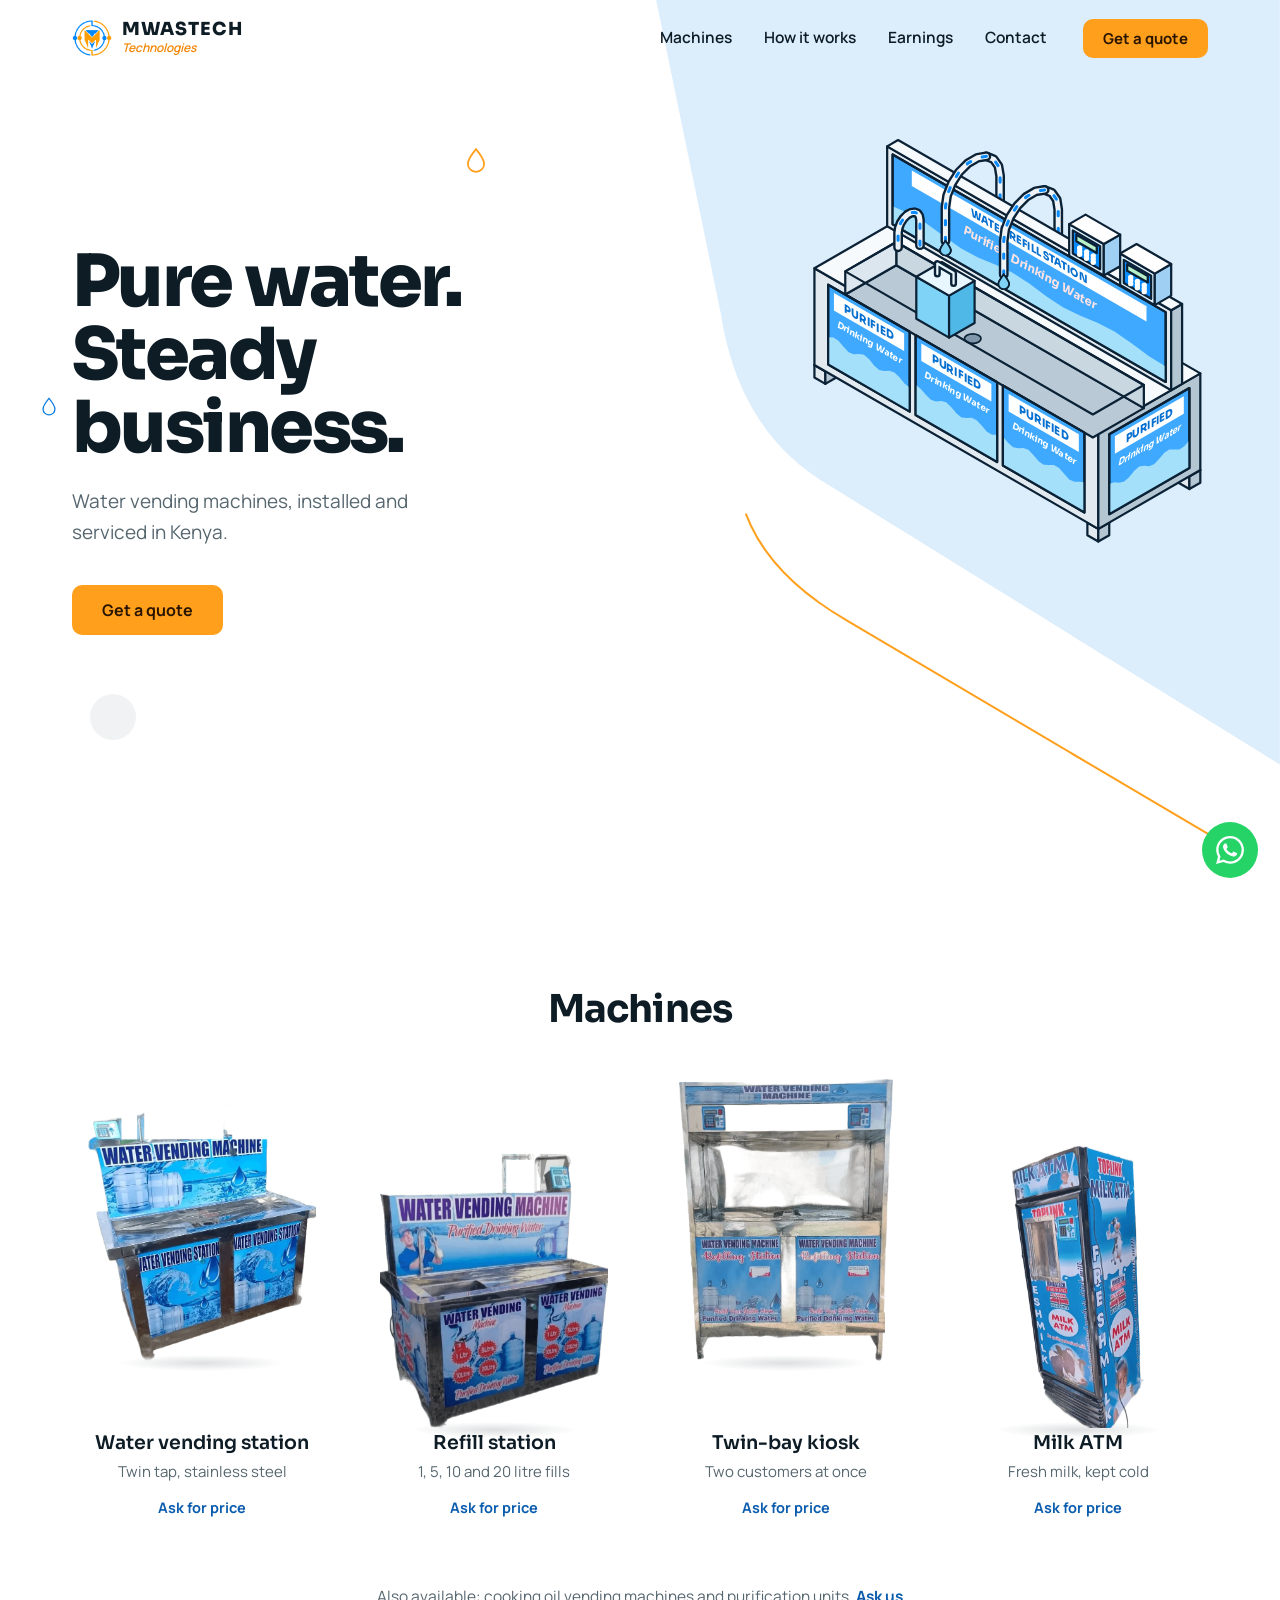
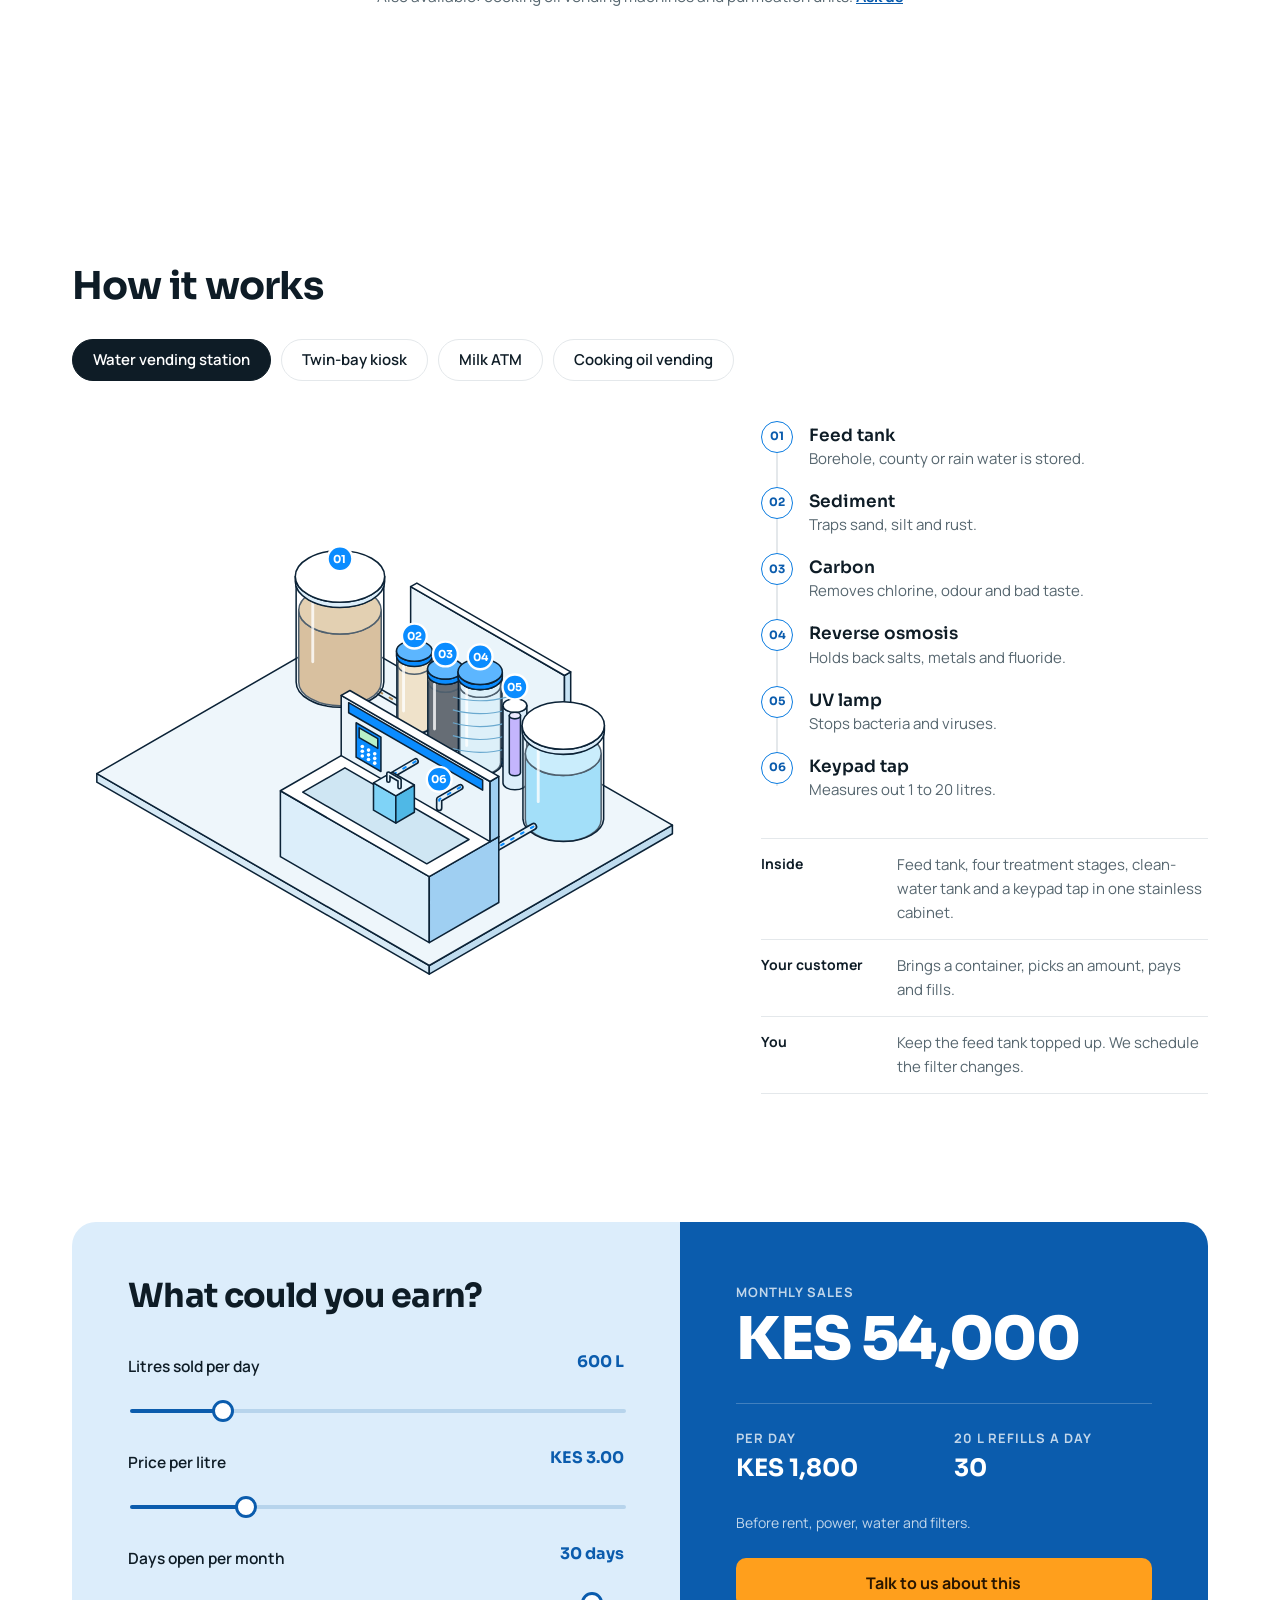
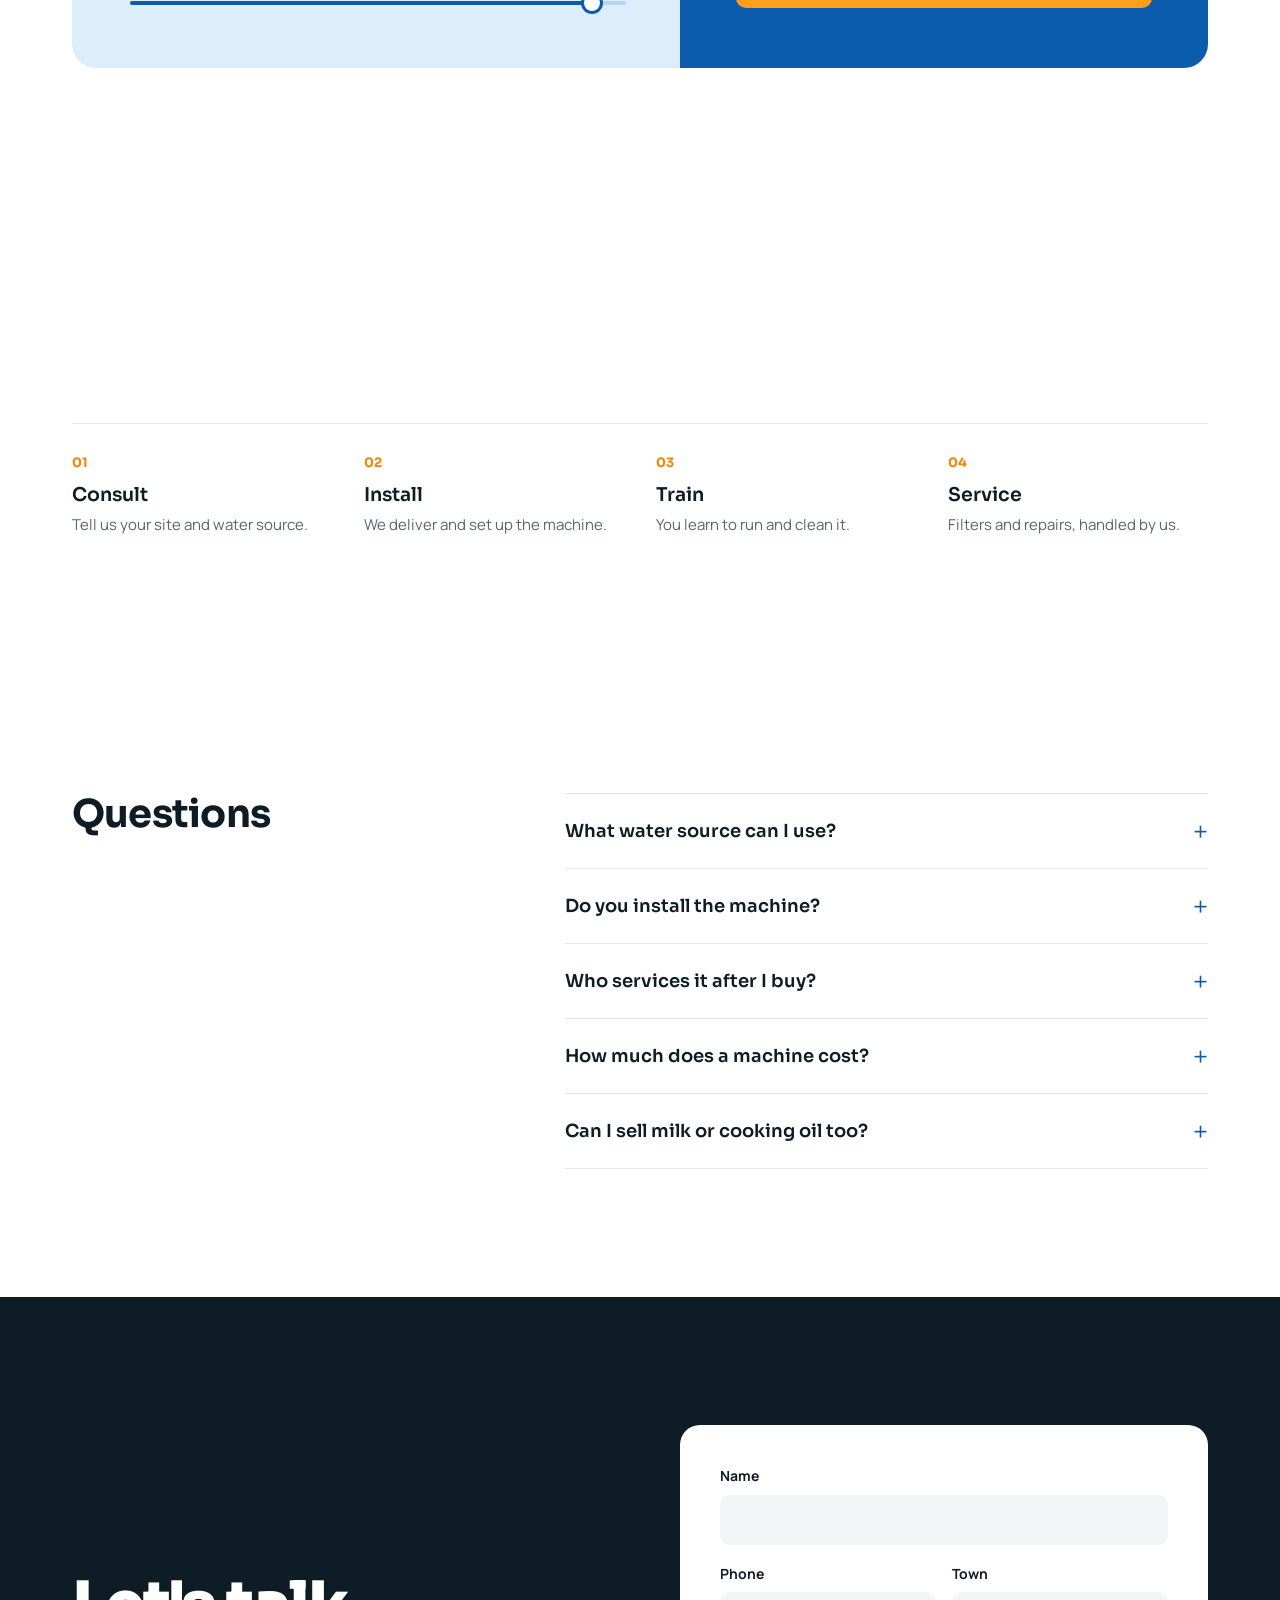
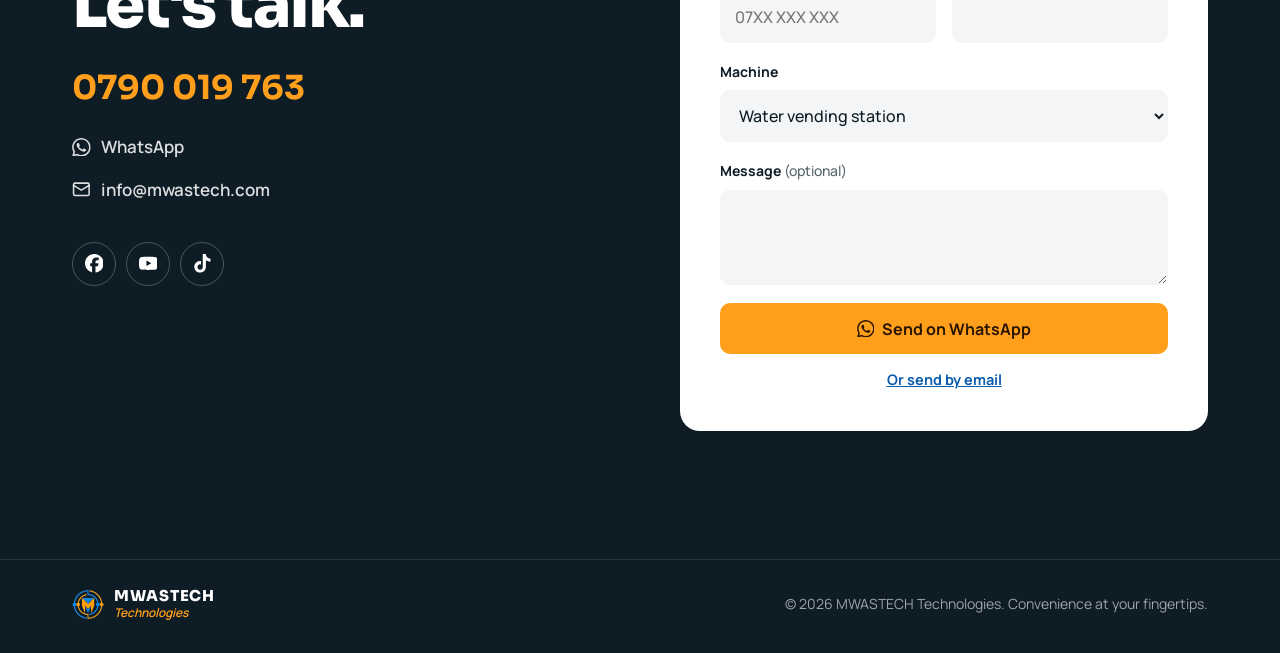
<file: index.html>
<!DOCTYPE html>
<html lang="en">
<head>
    <meta charset="UTF-8">
    <meta name="viewport" content="width=device-width, initial-scale=1.0">
    <title>MWASTECH Technologies | Water Purification &amp; Vending Machines in Kenya</title>
    <meta name="description" content="MWASTECH Technologies builds, installs and services water purification and water vending machines in Kenya. Start selling safe drinking water by the litre.">
    <meta name="theme-color" content="#ffffff">

    <meta property="og:type" content="website">
    <meta property="og:title" content="MWASTECH Technologies | Water Purification &amp; Vending Machines">
    <meta property="og:description" content="Water refill stations that turn raw water into safe drinking water, and every litre into income.">
    <meta property="og:image" content="https://kamauvick.github.io/mwastech/images/water-station-twin.jpg">
    <meta property="og:url" content="https://kamauvick.github.io/mwastech/">
    <meta name="twitter:card" content="summary_large_image">

    <link rel="icon" type="image/png" href="images/favicon.png">
    <link rel="preconnect" href="https://fonts.googleapis.com">
    <link rel="preconnect" href="https://fonts.gstatic.com" crossorigin>
    <link href="https://fonts.googleapis.com/css2?family=Sora:wght@500;600;700;800&family=Manrope:wght@400;500;600;700&display=swap" rel="stylesheet">
    <link rel="stylesheet" href="styles.css?v=20260925c">

    <script type="application/ld+json">
    {
        "@context": "https://schema.org",
        "@type": "LocalBusiness",
        "name": "MWASTECH Technologies",
        "slogan": "Convenience at your fingertips",
        "description": "Water purification and vending machines: sales, installation and maintenance.",
        "telephone": "+254790019763",
        "email": "info@mwastech.com",
        "address": { "@type": "PostalAddress", "addressCountry": "KE" },
        "sameAs": [
            "https://www.facebook.com/people/Mwastech/61567382582246/",
            "https://www.youtube.com/channel/UCVB9tlI_QdvpJxIJPR1wg_Q",
            "https://www.tiktok.com/@mwastech254kenyagmail.co"
        ]
    }
    </script>
</head>
<body>
    <!-- Icon sprite -->
    <svg width="0" height="0" style="position:absolute" aria-hidden="true">
        <defs>
            <symbol id="i-wa" viewBox="0 0 24 24"><path fill="currentColor" d="M17.47 14.38c-.3-.15-1.76-.87-2.03-.97-.27-.1-.47-.15-.67.15-.2.3-.77.97-.94 1.16-.17.2-.35.22-.64.08-.3-.15-1.26-.46-2.39-1.48-.88-.79-1.48-1.76-1.65-2.06-.17-.3-.02-.46.13-.6.13-.14.3-.35.45-.52.15-.18.2-.3.3-.5.1-.2.05-.37-.03-.52-.07-.15-.67-1.61-.92-2.2-.24-.58-.49-.5-.67-.51h-.57c-.2 0-.52.07-.8.37-.27.3-1.04 1.02-1.04 2.48s1.07 2.88 1.21 3.07c.15.2 2.1 3.2 5.08 4.49.71.3 1.26.49 1.7.62.71.23 1.36.2 1.87.12.57-.09 1.76-.72 2-1.41.25-.7.25-1.29.18-1.41-.08-.13-.27-.2-.57-.35M12.05 21.79h-.01a9.87 9.87 0 0 1-5.03-1.38l-.36-.21-3.74.98 1-3.65-.24-.37a9.86 9.86 0 0 1-1.51-5.26c0-5.45 4.44-9.88 9.89-9.88 2.64 0 5.12 1.03 6.99 2.9a9.83 9.83 0 0 1 2.89 6.99c0 5.45-4.44 9.88-9.88 9.88m8.41-18.3A11.82 11.82 0 0 0 12.05 0C5.5 0 .16 5.34.16 11.89c0 2.1.55 4.14 1.59 5.95L.06 24l6.3-1.65a11.88 11.88 0 0 0 5.68 1.45h.01c6.55 0 11.89-5.34 11.89-11.89a11.82 11.82 0 0 0-3.48-8.41Z"/></symbol>
            <symbol id="i-fb" viewBox="0 0 24 24"><path fill="currentColor" d="M9.1 23.69v-7.98H6.63v-3.67H9.1v-1.58c0-4.09 1.85-5.98 5.86-5.98.4 0 .96.04 1.47.1.4.04.79.1 1.14.2v3.32a8.6 8.6 0 0 0-1.39-.04c-.7 0-1.26.1-1.67.31-.3.15-.52.36-.68.62-.26.42-.38 1-.38 1.75v1.3h3.92l-.39 2.1-.28 1.57h-3.25v8.24C19.4 23.24 24 18.18 24 12.04c0-6.63-5.37-12-12-12S0 5.42 0 12.04c0 5.63 3.87 10.35 9.1 11.65Z"/></symbol>
            <symbol id="i-yt" viewBox="0 0 24 24"><path fill="currentColor" d="M23.5 6.19a3.02 3.02 0 0 0-2.12-2.14C19.5 3.55 12 3.55 12 3.55s-7.5 0-9.38.5A3.02 3.02 0 0 0 .5 6.19C0 8.07 0 12 0 12s0 3.93.5 5.81a3.02 3.02 0 0 0 2.12 2.14c1.87.5 9.38.5 9.38.5s7.5 0 9.38-.5a3.02 3.02 0 0 0 2.12-2.14C24 15.93 24 12 24 12s0-3.93-.5-5.81ZM9.55 15.57V8.43L15.82 12l-6.27 3.57Z"/></symbol>
            <symbol id="i-tt" viewBox="0 0 24 24"><path fill="currentColor" d="M12.53.02C13.84 0 15.14.01 16.44 0c.08 1.53.63 3.09 1.75 4.17 1.12 1.11 2.7 1.62 4.24 1.79v4.03a10.7 10.7 0 0 1-5.82-1.9c-.01 2.92.01 5.84-.02 8.75a7.6 7.6 0 0 1-1.35 3.94 7.47 7.47 0 0 1-5.91 3.21 7.3 7.3 0 0 1-4.08-1.03 7.54 7.54 0 0 1-3.65-5.71c-.02-.5-.03-1-.01-1.49a7.52 7.52 0 0 1 8.73-6.68c.02 1.48-.04 2.96-.04 4.44a3.43 3.43 0 0 0-4.38 2.12c-.21.51-.15 1.07-.14 1.61.24 1.64 1.82 3.02 3.5 2.87 1.12-.01 2.19-.66 2.77-1.61.19-.33.4-.67.41-1.06.1-1.79.06-3.57.07-5.36.01-4.03-.01-8.05.02-12.07Z"/></symbol>
            <symbol id="i-phone" viewBox="0 0 24 24"><path fill="none" stroke="currentColor" stroke-width="2" stroke-linecap="round" stroke-linejoin="round" d="M22 16.92v3a2 2 0 0 1-2.18 2 19.8 19.8 0 0 1-8.63-3.07 19.5 19.5 0 0 1-6-6A19.8 19.8 0 0 1 2.12 4.18 2 2 0 0 1 4.11 2h3a2 2 0 0 1 2 1.72c.13.96.36 1.9.7 2.81a2 2 0 0 1-.45 2.11L8.09 9.91a16 16 0 0 0 6 6l1.27-1.27a2 2 0 0 1 2.11-.45c.9.34 1.85.57 2.81.7A2 2 0 0 1 22 16.92Z"/></symbol>
            <symbol id="i-mail" viewBox="0 0 24 24"><g fill="none" stroke="currentColor" stroke-width="2" stroke-linecap="round" stroke-linejoin="round"><rect x="2" y="4" width="20" height="16" rx="2"/><path d="m22 7-10 6L2 7"/></g></symbol>
            <symbol id="i-check" viewBox="0 0 24 24"><path fill="none" stroke="currentColor" stroke-width="2.6" stroke-linecap="round" stroke-linejoin="round" d="M5 12.5l4.5 4.5L19 7.5"/></symbol>
            <symbol id="i-arrow" viewBox="0 0 24 24"><path fill="none" stroke="currentColor" stroke-width="2" stroke-linecap="round" stroke-linejoin="round" d="M5 12h14M13 6l6 6-6 6"/></symbol>
            <symbol id="i-drop" viewBox="0 0 24 24"><path fill="currentColor" d="M12 2.5c3.8 4.6 6.5 8.3 6.5 11.6a6.5 6.5 0 0 1-13 0C5.5 10.8 8.2 7.1 12 2.5Z"/></symbol>
        </defs>
    </svg>

    <!-- Header -->
    <header class="site-header" id="top">
        <div class="container header-inner">
            <a href="#top" class="brand" aria-label="MWASTECH Technologies home">
                <img src="images/logo-mark.png" alt="" width="44" height="40">
                <span class="brand-text"><strong>MWASTECH</strong><em>Technologies</em></span>
            </a>
            <nav class="main-nav" id="mainNav" aria-label="Main">
                <a href="#machines">Machines</a>
                <a href="#how">How it works</a>
                <a href="#earnings">Earnings</a>
                <a href="#contact">Contact</a>
            </nav>
            <a class="btn btn-sun btn-sm header-cta" href="#contact">Get a quote</a>
            <span class="scroll-progress" aria-hidden="true"></span>
            <button class="nav-toggle" id="navToggle" aria-label="Open menu" aria-expanded="false" aria-controls="mainNav">
                <span></span><span></span><span></span>
            </button>
        </div>
    </header>

    <main>
        <!-- Hero -->
        <section class="hero" data-tone="white">
            <div class="hero-art" aria-hidden="true">
                <svg class="hero-shape" viewBox="0 0 800 720" preserveAspectRatio="none">
                    <path class="shape-fill" d="M104 0 L800 0 L800 640 L292 404 Q196 360 176 262 Z"/>
                    <path class="shape-line" d="M204 430 Q230 482 318 520 L760 716"/>
                </svg>
                <div class="hero-machine" style="aspect-ratio: 327 / 339"><svg viewBox="-114.3 -120.5 327.4 338.5" role="img" aria-hidden="true" aria-label="Isometric view of a water refill station: keypads on the splash-back, tall arched taps over a steel basin, printed cabinet panels" style="width: 100%; height: 100%; display: block; overflow: visible;"><path d="M-23.4 37.5 L-15.6 42.0 L-15.6 33.0 L-23.4 28.5 Z" fill="#E2EAF0" stroke="#0B2236" stroke-width="1.6" stroke-linejoin="round"></path><path d="M-7.8 37.5 L-15.6 42.0 L-15.6 33.0 L-7.8 28.5 Z" fill="#B5C6D3" stroke="#0B2236" stroke-width="1.6" stroke-linejoin="round"></path><path d="M-15.6 24.0 L-7.8 28.5 L-15.6 33.0 L-23.4 28.5 Z" fill="#F7FAFC" stroke="#0B2236" stroke-width="1.6" stroke-linejoin="round"></path><path d="M171.5 150.0 L179.3 154.5 L179.3 145.5 L171.5 141.0 Z" fill="#E2EAF0" stroke="#0B2236" stroke-width="1.6" stroke-linejoin="round"></path><path d="M187.1 150.0 L179.3 154.5 L179.3 145.5 L187.1 141.0 Z" fill="#B5C6D3" stroke="#0B2236" stroke-width="1.6" stroke-linejoin="round"></path><path d="M179.3 136.5 L187.1 141.0 L179.3 145.5 L171.5 141.0 Z" fill="#F7FAFC" stroke="#0B2236" stroke-width="1.6" stroke-linejoin="round"></path><path d="M-88.3 75.0 L-80.5 79.5 L-80.5 70.5 L-88.3 66.0 Z" fill="#E2EAF0" stroke="#0B2236" stroke-width="1.6" stroke-linejoin="round"></path><path d="M-72.7 75.0 L-80.5 79.5 L-80.5 70.5 L-72.7 66.0 Z" fill="#B5C6D3" stroke="#0B2236" stroke-width="1.6" stroke-linejoin="round"></path><path d="M-80.5 61.5 L-72.7 66.0 L-80.5 70.5 L-88.3 66.0 Z" fill="#F7FAFC" stroke="#0B2236" stroke-width="1.6" stroke-linejoin="round"></path><path d="M106.5 187.5 L114.3 192.0 L114.3 183.0 L106.5 178.5 Z" fill="#E2EAF0" stroke="#0B2236" stroke-width="1.6" stroke-linejoin="round"></path><path d="M122.1 187.5 L114.3 192.0 L114.3 183.0 L122.1 178.5 Z" fill="#B5C6D3" stroke="#0B2236" stroke-width="1.6" stroke-linejoin="round"></path><path d="M114.3 174.0 L122.1 178.5 L114.3 183.0 L106.5 178.5 Z" fill="#F7FAFC" stroke="#0B2236" stroke-width="1.6" stroke-linejoin="round"></path><path d="M-88.3 66.0 L114.3 183.0 L114.3 114.0 L-88.3 -3.0 Z" fill="#E2EAF0" stroke="#0B2236" stroke-width="1.6" stroke-linejoin="round"></path><path d="M187.1 141.0 L114.3 183.0 L114.3 114.0 L187.1 72.0 Z" fill="#B5C6D3" stroke="#0B2236" stroke-width="1.6" stroke-linejoin="round"></path><path d="M-15.6 -45.0 L187.1 72.0 L114.3 114.0 L-88.3 -3.0 Z" fill="#F7FAFC" stroke="#0B2236" stroke-width="1.6" stroke-linejoin="round"></path><path d="M44.2 -4.5 L44.2 -69.0 L43.0 -76.0 L39.6 -80.8 L34.4 -82.9" fill="none" stroke="#0B2236" stroke-width="7" stroke-linecap="round" stroke-linejoin="round"></path><path d="M44.2 -4.5 L44.2 -69.0 L43.0 -76.0 L39.6 -80.8 L34.4 -82.9" fill="none" stroke="#EEF3F7" stroke-width="3.6" stroke-linecap="round" stroke-linejoin="round"></path><path class="e-flow" d="M44.2 -4.5 L44.2 -69.0 L43.0 -76.0 L39.6 -80.8 L34.4 -82.9" fill="none" stroke="#0A8CFF" stroke-width="2.2" stroke-linecap="round" stroke-linejoin="round"></path><path d="M85.7 19.5 L85.7 -45.0 L84.6 -52.0 L81.2 -56.8 L76.0 -58.9" fill="none" stroke="#0B2236" stroke-width="7" stroke-linecap="round" stroke-linejoin="round"></path><path d="M85.7 19.5 L85.7 -45.0 L84.6 -52.0 L81.2 -56.8 L76.0 -58.9" fill="none" stroke="#EEF3F7" stroke-width="3.6" stroke-linecap="round" stroke-linejoin="round"></path><path class="e-flow" d="M85.7 19.5 L85.7 -45.0 L84.6 -52.0 L81.2 -56.8 L76.0 -58.9" fill="none" stroke="#0A8CFF" stroke-width="2.2" stroke-linecap="round" stroke-linejoin="round"></path><path d="M-36.4 -33.0 L166.3 84.0 L166.3 27.0 L-36.4 -90.0 Z" fill="#E2EAF0" stroke="#0B2236" stroke-width="1.6" stroke-linejoin="round"></path><path d="M174.1 79.5 L166.3 84.0 L166.3 27.0 L174.1 22.5 Z" fill="#B5C6D3" stroke="#0B2236" stroke-width="1.6" stroke-linejoin="round"></path><path d="M-28.6 -94.5 L174.1 22.5 L166.3 27.0 L-36.4 -90.0 Z" fill="#F7FAFC" stroke="#0B2236" stroke-width="1.6" stroke-linejoin="round"></path><path d="M-32.5 -34.4 L162.4 78.1 L162.4 28.3 L-32.5 -84.2 Z" fill="#3FA9FF" stroke="#0B2236" stroke-width="1.6" stroke-linejoin="round"></path><path d="M-32.5 -47.3 L-20.3 -42.0 L-8.1 -34.8 L4.1 -25.9 L16.2 -17.3 L28.4 -10.7 L40.6 -5.7 L52.8 -0.0 L65.0 7.8 L77.1 16.9 L89.3 25.0 L101.5 30.9 L113.7 35.9 L125.8 42.1 L138.0 50.5 L150.2 59.6 L162.4 67.1 L162.4 78.1 L-32.5 -34.4 Z" fill="#A5E0FA"></path><path d="M-18.8 -61.7 L148.7 35.0 L148.7 24.1 L-18.8 -72.7 Z" fill="#FFFFFF"></path><text transform="matrix(0.8660 0.5 0 1 65.0 -16.0)" text-anchor="middle" font-family="Sora, sans-serif" font-weight="800" font-size="7.9" fill="#0670D0">WATER REFILL STATION</text><text transform="matrix(0.8660 0.5 0 1 65.0 -0.7)" text-anchor="middle" font-family="Sora, sans-serif" font-weight="700" font-style="italic" font-size="9.0" fill="#FFE3E3">Purified Drinking Water</text><path d="M-32.5 -34.4 L162.4 78.1 L162.4 28.3 L-32.5 -84.2 Z" fill="none" stroke="#0B2236" stroke-width="1.6" stroke-linejoin="round"></path><path d="M93.5 -12.0 L118.2 2.2 L118.2 -20.3 L93.5 -34.5 Z" fill="#DCEEFA" stroke="#0B2236" stroke-width="1.6" stroke-linejoin="round"></path><path d="M129.9 -4.5 L118.2 2.2 L118.2 -20.3 L129.9 -27.0 Z" fill="#9FCFF2" stroke="#0B2236" stroke-width="1.6" stroke-linejoin="round"></path><path d="M105.2 -41.3 L129.9 -27.0 L118.2 -20.3 L93.5 -34.5 Z" fill="#FFFFFF" stroke="#0B2236" stroke-width="1.6" stroke-linejoin="round"></path><path d="M96.1 -13.5 L115.6 -2.3 L115.6 -18.8 L96.1 -30.0 Z" fill="#0A8CFF" stroke="#0B2236" stroke-width="1.6" stroke-linejoin="round"></path><path d="M98.6 -22.3 L113.2 -13.9 L113.2 -18.5 L98.6 -26.9 Z" fill="#B8F0C8" stroke="#0B2236" stroke-width="1.6" stroke-linejoin="round"></path><circle cx="101.0" cy="-13.0" r="1.9" fill="#FFFFFF"></circle><circle cx="101.0" cy="-15.2" r="1.9" fill="#FFFFFF"></circle><circle cx="101.0" cy="-17.5" r="1.9" fill="#FFFFFF"></circle><circle cx="105.9" cy="-10.1" r="1.9" fill="#FFFFFF"></circle><circle cx="105.9" cy="-12.4" r="1.9" fill="#FFFFFF"></circle><circle cx="105.9" cy="-14.7" r="1.9" fill="#FFFFFF"></circle><circle cx="110.7" cy="-7.3" r="1.9" fill="#FFFFFF"></circle><circle cx="110.7" cy="-9.6" r="1.9" fill="#FFFFFF"></circle><circle cx="110.7" cy="-11.9" r="1.9" fill="#FFFFFF"></circle><path d="M129.9 9.0 L154.6 23.3 L154.6 0.8 L129.9 -13.5 Z" fill="#DCEEFA" stroke="#0B2236" stroke-width="1.6" stroke-linejoin="round"></path><path d="M166.3 16.5 L154.6 23.3 L154.6 0.8 L166.3 -6.0 Z" fill="#9FCFF2" stroke="#0B2236" stroke-width="1.6" stroke-linejoin="round"></path><path d="M141.6 -20.3 L166.3 -6.0 L154.6 0.8 L129.9 -13.5 Z" fill="#FFFFFF" stroke="#0B2236" stroke-width="1.6" stroke-linejoin="round"></path><path d="M132.5 7.5 L152.0 18.8 L152.0 2.3 L132.5 -9.0 Z" fill="#0A8CFF" stroke="#0B2236" stroke-width="1.6" stroke-linejoin="round"></path><path d="M134.9 -1.3 L149.6 7.1 L149.6 2.5 L134.9 -5.9 Z" fill="#B8F0C8" stroke="#0B2236" stroke-width="1.6" stroke-linejoin="round"></path><circle cx="137.4" cy="8.0" r="1.9" fill="#FFFFFF"></circle><circle cx="137.4" cy="5.8" r="1.9" fill="#FFFFFF"></circle><circle cx="137.4" cy="3.5" r="1.9" fill="#FFFFFF"></circle><circle cx="142.2" cy="10.9" r="1.9" fill="#FFFFFF"></circle><circle cx="142.2" cy="8.6" r="1.9" fill="#FFFFFF"></circle><circle cx="142.2" cy="6.3" r="1.9" fill="#FFFFFF"></circle><circle cx="147.1" cy="13.7" r="1.9" fill="#FFFFFF"></circle><circle cx="147.1" cy="11.4" r="1.9" fill="#FFFFFF"></circle><circle cx="147.1" cy="9.1" r="1.9" fill="#FFFFFF"></circle><clipPath id="h0-rs-sink"><path d="M-29.9 -21.8 L146.8 80.3 L110.4 101.3 L-66.3 -0.8 Z"></path></clipPath><g clip-path="url(#rs-sink)"><path d="M-29.9 -5.2 L146.8 96.8 L110.4 117.8 L-66.3 15.7 Z" fill="#B9CAD6" stroke="#0B2236" stroke-width="1.6" stroke-linejoin="round"></path><path d="M-29.9 -5.2 L146.8 96.8 L146.8 80.3 L-29.9 -21.8 Z" fill="#C9D7E1" stroke="#0B2236" stroke-width="1.6" stroke-linejoin="round"></path><path d="M-29.9 -5.2 L-66.3 15.7 L-66.3 -0.8 L-29.9 -21.8 Z" fill="#DCE6EE" stroke="#0B2236" stroke-width="1.6" stroke-linejoin="round"></path><ellipse cx="24.7" cy="47.2" rx="5.9" ry="3.4" fill="#7F97A8" stroke="#0B2236" stroke-width="1.2"></ellipse></g><path d="M-29.9 -21.8 L146.8 80.3 L110.4 101.3 L-66.3 -0.8 Z" fill="none" stroke="#0B2236" stroke-width="1.6" stroke-linejoin="round"></path><path d="M34.4 -82.9 L28.1 -81.9 L21.3 -78.0 L14.9 -71.6 L9.8 -63.6 L6.4 -54.9 L5.2 -46.5 L5.2 -22.5" fill="none" stroke="#0B2236" stroke-width="7" stroke-linecap="round" stroke-linejoin="round"></path><path d="M34.4 -82.9 L28.1 -81.9 L21.3 -78.0 L14.9 -71.6 L9.8 -63.6 L6.4 -54.9 L5.2 -46.5 L5.2 -22.5" fill="none" stroke="#EEF3F7" stroke-width="3.6" stroke-linecap="round" stroke-linejoin="round"></path><path class="e-flow" d="M34.4 -82.9 L28.1 -81.9 L21.3 -78.0 L14.9 -71.6 L9.8 -63.6 L6.4 -54.9 L5.2 -46.5 L5.2 -22.5" fill="none" stroke="#0A8CFF" stroke-width="2.2" stroke-linecap="round" stroke-linejoin="round"></path><path d="M76.0 -58.9 L69.6 -57.9 L62.9 -54.0 L56.5 -47.6 L51.3 -39.6 L47.9 -30.9 L46.8 -22.5 L46.8 1.5" fill="none" stroke="#0B2236" stroke-width="7" stroke-linecap="round" stroke-linejoin="round"></path><path d="M76.0 -58.9 L69.6 -57.9 L62.9 -54.0 L56.5 -47.6 L51.3 -39.6 L47.9 -30.9 L46.8 -22.5 L46.8 1.5" fill="none" stroke="#EEF3F7" stroke-width="3.6" stroke-linecap="round" stroke-linejoin="round"></path><path class="e-flow" d="M76.0 -58.9 L69.6 -57.9 L62.9 -54.0 L56.5 -47.6 L51.3 -39.6 L47.9 -30.9 L46.8 -22.5 L46.8 1.5" fill="none" stroke="#0A8CFF" stroke-width="2.2" stroke-linecap="round" stroke-linejoin="round"></path><path d="M-13.0 -19.5 L-13.0 -37.5 L-13.5 -40.3 L-14.8 -42.2 L-16.9 -43.0 L-19.4 -42.6 L-22.1 -41.1 L-24.7 -38.5 L-26.8 -35.3 L-28.1 -31.8 L-28.6 -28.5 L-28.6 -18.0" fill="none" stroke="#0B2236" stroke-width="7" stroke-linecap="round" stroke-linejoin="round"></path><path d="M-13.0 -19.5 L-13.0 -37.5 L-13.5 -40.3 L-14.8 -42.2 L-16.9 -43.0 L-19.4 -42.6 L-22.1 -41.1 L-24.7 -38.5 L-26.8 -35.3 L-28.1 -31.8 L-28.6 -28.5 L-28.6 -18.0" fill="none" stroke="#EEF3F7" stroke-width="3.6" stroke-linecap="round" stroke-linejoin="round"></path><path class="e-flow" d="M-13.0 -19.5 L-13.0 -37.5 L-13.5 -40.3 L-14.8 -42.2 L-16.9 -43.0 L-19.4 -42.6 L-22.1 -41.1 L-24.7 -38.5 L-26.8 -35.3 L-28.1 -31.8 L-28.6 -28.5 L-28.6 -18.0" fill="none" stroke="#0A8CFF" stroke-width="2.2" stroke-linecap="round" stroke-linejoin="round"></path><clipPath id="h0-rs-rev"><path d="M-29.9 -21.8 L146.8 80.3 L110.4 101.3 L-66.3 -0.8 Z"></path><path d="M-66.3 -0.8 L110.4 101.3 L146.8 80.3 L146.8 -9999.0 L-66.3 -9999.0 Z"></path></clipPath><g clip-path="url(#rs-rev)"><path d="M-15.6 33.0 L7.8 46.5 L7.8 16.5 L-15.6 3.0 Z" fill="#7FD3F7" stroke="#0B2236" stroke-width="1.6" stroke-linejoin="round"></path><path d="M26.0 36.0 L7.8 46.5 L7.8 16.5 L26.0 6.0 Z" fill="#4FB8E6" stroke="#0B2236" stroke-width="1.6" stroke-linejoin="round"></path><path d="M2.6 -7.5 L26.0 6.0 L7.8 16.5 L-15.6 3.0 Z" fill="#E8F7FF" stroke="#0B2236" stroke-width="1.6" stroke-linejoin="round"></path><path d="M-0.6 1.1 L-0.6 -6.4 L11.0 0.4 L11.0 7.9" fill="none" stroke="#0B2236" stroke-width="5" stroke-linecap="round" stroke-linejoin="round"></path><path d="M-0.6 1.1 L-0.6 -6.4 L11.0 0.4 L11.0 7.9" fill="none" stroke="#E8F7FF" stroke-width="1.6" stroke-linecap="round" stroke-linejoin="round"></path><path class="e-flow" d="M-0.6 1.1 L-0.6 -6.4 L11.0 0.4 L11.0 7.9" fill="none" stroke="transparent" stroke-width="2.2" stroke-linecap="round" stroke-linejoin="round"></path></g><path class="e-drip" style="animation-delay:0.0s" d="M5.2 -22.5 c2.6 3.4 3.8 5.2 3.8 6.6 a3.8 3.8 0 0 1 -7.6 0 c0 -1.4 1.2 -3.2 3.8 -6.6 Z" fill="#7FD3F7" stroke="#0B2236" stroke-width="1.2"></path><path class="e-drip" style="animation-delay:0.4s" d="M5.2 -22.5 c2.6 3.4 3.8 5.2 3.8 6.6 a3.8 3.8 0 0 1 -7.6 0 c0 -1.4 1.2 -3.2 3.8 -6.6 Z" fill="#7FD3F7" stroke="#0B2236" stroke-width="1.2"></path><path class="e-drip" style="animation-delay:0.8s" d="M5.2 -22.5 c2.6 3.4 3.8 5.2 3.8 6.6 a3.8 3.8 0 0 1 -7.6 0 c0 -1.4 1.2 -3.2 3.8 -6.6 Z" fill="#7FD3F7" stroke="#0B2236" stroke-width="1.2"></path><path class="e-drip" style="animation-delay:0.0s" d="M46.8 1.5 c2.6 3.4 3.8 5.2 3.8 6.6 a3.8 3.8 0 0 1 -7.6 0 c0 -1.4 1.2 -3.2 3.8 -6.6 Z" fill="#7FD3F7" stroke="#0B2236" stroke-width="1.2"></path><path class="e-drip" style="animation-delay:0.4s" d="M46.8 1.5 c2.6 3.4 3.8 5.2 3.8 6.6 a3.8 3.8 0 0 1 -7.6 0 c0 -1.4 1.2 -3.2 3.8 -6.6 Z" fill="#7FD3F7" stroke="#0B2236" stroke-width="1.2"></path><path class="e-drip" style="animation-delay:0.8s" d="M46.8 1.5 c2.6 3.4 3.8 5.2 3.8 6.6 a3.8 3.8 0 0 1 -7.6 0 c0 -1.4 1.2 -3.2 3.8 -6.6 Z" fill="#7FD3F7" stroke="#0B2236" stroke-width="1.2"></path><path d="M-78.5 65.7 L-20.3 99.3 L-20.3 42.3 L-78.5 8.7 Z" fill="#3FA9FF" stroke="#0B2236" stroke-width="1.6" stroke-linejoin="round"></path><path d="M-78.5 46.3 L-74.8 46.4 L-71.2 48.7 L-67.5 53.0 L-63.9 56.9 L-60.3 58.4 L-56.6 58.2 L-53.0 58.8 L-49.4 61.8 L-45.7 66.3 L-42.1 69.6 L-38.5 70.4 L-34.8 70.2 L-31.2 71.4 L-27.5 75.0 L-23.9 79.4 L-20.3 82.1 L-20.3 99.3 L-78.5 65.7 Z" fill="#A5E0FA"></path><path d="M-74.4 27.2 L-24.3 56.1 L-24.3 43.5 L-74.4 14.7 Z" fill="#FFFFFF"></path><text transform="matrix(0.8660 0.5 0 1 -49.4 38.4)" text-anchor="middle" font-family="Sora, sans-serif" font-weight="800" font-size="8.3" fill="#0670D0">PURIFIED</text><text transform="matrix(0.8660 0.5 0 1 -49.4 52.0)" text-anchor="middle" font-family="Sora, sans-serif" font-weight="700" font-style="italic" font-size="6.8" fill="#FFFFFF">Drinking Water</text><path d="M-78.5 65.7 L-20.3 99.3 L-20.3 42.3 L-78.5 8.7 Z" fill="none" stroke="#0B2236" stroke-width="1.6" stroke-linejoin="round"></path><path d="M-16.1 101.7 L42.1 135.3 L42.1 78.3 L-16.1 44.7 Z" fill="#3FA9FF" stroke="#0B2236" stroke-width="1.6" stroke-linejoin="round"></path><path d="M-16.1 80.1 L-12.5 82.9 L-8.8 87.3 L-5.2 90.9 L-1.6 92.0 L2.1 91.7 L5.7 92.6 L9.4 96.1 L13.0 100.5 L16.6 103.5 L20.3 103.9 L23.9 103.7 L27.5 105.4 L31.2 109.4 L34.8 113.6 L38.5 115.8 L42.1 115.8 L42.1 135.3 L-16.1 101.7 Z" fill="#A5E0FA"></path><path d="M-12.0 63.2 L38.0 92.1 L38.0 79.5 L-12.0 50.7 Z" fill="#FFFFFF"></path><text transform="matrix(0.8660 0.5 0 1 13.0 74.4)" text-anchor="middle" font-family="Sora, sans-serif" font-weight="800" font-size="8.3" fill="#0670D0">PURIFIED</text><text transform="matrix(0.8660 0.5 0 1 13.0 88.0)" text-anchor="middle" font-family="Sora, sans-serif" font-weight="700" font-style="italic" font-size="6.8" fill="#FFFFFF">Drinking Water</text><path d="M-16.1 101.7 L42.1 135.3 L42.1 78.3 L-16.1 44.7 Z" fill="none" stroke="#0B2236" stroke-width="1.6" stroke-linejoin="round"></path><path d="M46.2 137.7 L104.4 171.3 L104.4 114.3 L46.2 80.7 Z" fill="#3FA9FF" stroke="#0B2236" stroke-width="1.6" stroke-linejoin="round"></path><path d="M46.2 117.1 L49.9 121.6 L53.5 124.8 L57.2 125.5 L60.8 125.2 L64.4 126.6 L68.1 130.4 L71.7 134.8 L75.3 137.2 L79.0 137.4 L82.6 137.4 L86.3 139.5 L89.9 143.7 L93.5 147.7 L97.2 149.4 L100.8 149.3 L104.4 149.7 L104.4 171.3 L46.2 137.7 Z" fill="#A5E0FA"></path><path d="M50.3 99.2 L100.4 128.1 L100.4 115.5 L50.3 86.7 Z" fill="#FFFFFF"></path><text transform="matrix(0.8660 0.5 0 1 75.3 110.4)" text-anchor="middle" font-family="Sora, sans-serif" font-weight="800" font-size="8.3" fill="#0670D0">PURIFIED</text><text transform="matrix(0.8660 0.5 0 1 75.3 124.0)" text-anchor="middle" font-family="Sora, sans-serif" font-weight="700" font-style="italic" font-size="6.8" fill="#FFFFFF">Drinking Water</text><path d="M46.2 137.7 L104.4 171.3 L104.4 114.3 L46.2 80.7 Z" fill="none" stroke="#0B2236" stroke-width="1.6" stroke-linejoin="round"></path><path d="M179.3 139.5 L122.1 172.5 L122.1 115.5 L179.3 82.5 Z" fill="#3FA9FF" stroke="#0B2236" stroke-width="1.6" stroke-linejoin="round"></path><path d="M179.3 119.8 L175.7 124.0 L172.1 126.3 L168.6 126.3 L165.0 126.3 L161.4 128.6 L157.8 132.9 L154.3 136.7 L150.7 138.2 L147.1 137.9 L143.5 138.5 L140.0 141.5 L136.4 145.9 L132.8 149.2 L129.3 150.0 L125.7 149.7 L122.1 150.9 L122.1 172.5 L179.3 139.5 Z" fill="#A5E0FA"></path><path d="M175.3 100.9 L126.1 129.3 L126.1 116.8 L175.3 88.4 Z" fill="#FFFFFF"></path><text transform="matrix(0.8660 -0.5 0 1 150.7 111.8)" text-anchor="middle" font-family="Sora, sans-serif" font-weight="800" font-size="8.1" fill="#0670D0">PURIFIED</text><text transform="matrix(0.8660 -0.5 0 1 150.7 125.4)" text-anchor="middle" font-family="Sora, sans-serif" font-weight="700" font-style="italic" font-size="6.7" fill="#FFFFFF">Drinking Water</text><path d="M179.3 139.5 L122.1 172.5 L122.1 115.5 L179.3 82.5 Z" fill="none" stroke="#0B2236" stroke-width="1.6" stroke-linejoin="round"></path></svg></div>
            </div>
            <svg class="drop-outline d1" viewBox="0 0 24 24" aria-hidden="true"><path d="M12 2.5c3.8 4.6 6.5 8.3 6.5 11.6a6.5 6.5 0 0 1-13 0C5.5 10.8 8.2 7.1 12 2.5Z"/></svg>
            <svg class="drop-outline d2" viewBox="0 0 24 24" aria-hidden="true"><path d="M12 2.5c3.8 4.6 6.5 8.3 6.5 11.6a6.5 6.5 0 0 1-13 0C5.5 10.8 8.2 7.1 12 2.5Z"/></svg>
            <span class="dot-soft d3" aria-hidden="true"></span>
            <div class="container">
                <div class="hero-copy" data-hero-copy>
                    <h1>Pure water.<br>Steady business.</h1>
                    <p class="lead">Water vending machines, installed and serviced in Kenya.</p>
                    <a class="btn btn-sun" href="#contact">Get a quote</a>
                </div>
            </div>
        </section>

        <!-- Machines -->
        <section class="shop" id="machines" data-tone="stone">
            <div class="container">
                <h2 class="section-title reveal">Machines</h2>
                <ul class="shop-grid" data-stagger>
                    <li class="shop-item">
                        <a href="https://wa.me/254790019763?text=Hello%20MWASTECH%2C%20I'd%20like%20the%20price%20of%20the%20Water%20vending%20station." target="_blank" rel="noopener">
                            <span class="shop-media"><img src="images/cutouts/twin.webp" alt="Water vending station" loading="lazy"></span>
                            <span class="shop-name">Water vending station</span>
                            <span class="shop-sub">Twin tap, stainless steel</span>
                            <span class="shop-cta">Ask for price</span>
                        </a>
                    </li>
                    <li class="shop-item">
                        <a href="https://wa.me/254790019763?text=Hello%20MWASTECH%2C%20I'd%20like%20the%20price%20of%20the%20Refill%20station." target="_blank" rel="noopener">
                            <span class="shop-media"><img src="images/cutouts/counter.webp" alt="Refill station" loading="lazy"></span>
                            <span class="shop-name">Refill station</span>
                            <span class="shop-sub">1, 5, 10 and 20 litre fills</span>
                            <span class="shop-cta">Ask for price</span>
                        </a>
                    </li>
                    <li class="shop-item">
                        <a href="https://wa.me/254790019763?text=Hello%20MWASTECH%2C%20I'd%20like%20the%20price%20of%20the%20Twin-bay%20kiosk." target="_blank" rel="noopener">
                            <span class="shop-media"><img src="images/cutouts/kiosk.webp" alt="Twin-bay kiosk" loading="lazy"></span>
                            <span class="shop-name">Twin-bay kiosk</span>
                            <span class="shop-sub">Two customers at once</span>
                            <span class="shop-cta">Ask for price</span>
                        </a>
                    </li>
                    <li class="shop-item">
                        <a href="https://wa.me/254790019763?text=Hello%20MWASTECH%2C%20I'd%20like%20the%20price%20of%20the%20Milk%20ATM." target="_blank" rel="noopener">
                            <span class="shop-media"><img src="images/cutouts/milkatm.webp" alt="Milk ATM" loading="lazy"></span>
                            <span class="shop-name">Milk ATM</span>
                            <span class="shop-sub">Fresh milk, kept cold</span>
                            <span class="shop-cta">Ask for price</span>
                        </a>
                    </li>
                </ul>
                <p class="shop-more reveal">Also available: cooking oil vending machines and purification units. <a href="#contact">Ask us</a></p>
            </div>
        </section>

        <!-- How it works -->
        <section class="how" id="how" data-tone="white">
            <div class="container">
                <h2 class="section-title reveal">How it works</h2>
                <div class="machine-tabs reveal" style="--d:.08s" role="tablist" aria-label="Machines">
                    <button class="machine-tab" role="tab" id="tab-water" aria-controls="panel-water" aria-selected="true" tabindex="0" data-machine="water" data-product="Water vending station">Water vending station</button>
                    <button class="machine-tab" role="tab" id="tab-kiosk" aria-controls="panel-kiosk" aria-selected="false" tabindex="-1" data-machine="kiosk" data-product="Twin-bay kiosk">Twin-bay kiosk</button>
                    <button class="machine-tab" role="tab" id="tab-milk" aria-controls="panel-milk" aria-selected="false" tabindex="-1" data-machine="milk" data-product="Milk ATM">Milk ATM</button>
                    <button class="machine-tab" role="tab" id="tab-oil" aria-controls="panel-oil" aria-selected="false" tabindex="-1" data-machine="oil" data-product="Cooking oil vending">Cooking oil vending</button>
                </div>
                <div class="machine-panel" id="panel-water" role="tabpanel" aria-labelledby="tab-water" data-machine="water">
                    <div class="iso-art"><svg viewBox="-280.6 -123.7 654.8 506.7" role="img" aria-label="Cutaway of a water vending station: feed tank, sediment, carbon, reverse osmosis and UV stages, clean tank and keypad tap" style="width: 100%; height: 100%; display: block; overflow: visible;"><path d="M-254.6 156.0 L93.5 357.0 L93.5 348.0 L-254.6 147.0 Z" fill="#D6E9F5" stroke="#0B2236" stroke-width="1.6" stroke-linejoin="round"></path><path d="M348.1 210.0 L93.5 357.0 L93.5 348.0 L348.1 201.0 Z" fill="#BFDCEF" stroke="#0B2236" stroke-width="1.6" stroke-linejoin="round"></path><path d="M0.0 0.0 L348.1 201.0 L93.5 348.0 L-254.6 147.0 Z" fill="#EEF6FB" stroke="#0B2236" stroke-width="1.6" stroke-linejoin="round"></path><path d="M74.0 65.3 L235.1 158.3 L235.1 44.3 L74.0 -48.8 Z" fill="#EAF4FA" stroke="#0B2236" stroke-width="1.6" stroke-linejoin="round"></path><path d="M241.6 154.5 L235.1 158.3 L235.1 44.3 L241.6 40.5 Z" fill="#C8E3F4" stroke="#0B2236" stroke-width="1.6" stroke-linejoin="round"></path><path d="M80.5 -52.5 L241.6 40.5 L235.1 44.3 L74.0 -48.8 Z" fill="#FFFFFF" stroke="#0B2236" stroke-width="1.6" stroke-linejoin="round"></path><path d="M31.2 55.5 L75.3 81.0" fill="none" stroke="#0B2236" stroke-width="8" stroke-linecap="round" stroke-linejoin="round"></path><path d="M31.2 55.5 L75.3 81.0" fill="none" stroke="#E4F2F9" stroke-width="4.6" stroke-linecap="round" stroke-linejoin="round"></path><path class="e-flow" d="M31.2 55.5 L75.3 81.0" fill="none" stroke="#B08A57" stroke-width="2.2" stroke-linecap="round" stroke-linejoin="round"></path><path d="M75.3 81.0 L189.7 147.0" fill="none" stroke="#0B2236" stroke-width="8" stroke-linecap="round" stroke-linejoin="round"></path><path d="M75.3 81.0 L189.7 147.0" fill="none" stroke="#E4F2F9" stroke-width="4.6" stroke-linecap="round" stroke-linejoin="round"></path><path class="e-flow" d="M75.3 81.0 L189.7 147.0" fill="none" stroke="#0A8CFF" stroke-width="2.2" stroke-linecap="round" stroke-linejoin="round"></path><path d="M189.7 147.0 L231.2 177.0" fill="none" stroke="#0B2236" stroke-width="8" stroke-linecap="round" stroke-linejoin="round"></path><path d="M189.7 147.0 L231.2 177.0" fill="none" stroke="#E4F2F9" stroke-width="4.6" stroke-linecap="round" stroke-linejoin="round"></path><path class="e-flow" d="M189.7 147.0 L231.2 177.0" fill="none" stroke="#0A8CFF" stroke-width="2.2" stroke-linecap="round" stroke-linejoin="round"></path><path d="M-43.2 -24.0 L-43.2 51.0 A43.2 24.9 0 0 0 43.2 51.0 L43.2 -24.0 A43.2 24.9 0 0 1 -43.2 -24.0 Z" fill="#C9A77A" stroke="#0B2236" stroke-width="1.6" stroke-linejoin="round"></path><ellipse cx="0.0" cy="-24.0" rx="43.2" ry="24.9" fill="#D8BD94" stroke="#0B2236" stroke-width="1.6"></ellipse><path d="M-45.9 -54.0 L-45.9 51.0 A45.9 26.5 0 0 0 45.9 51.0 L45.9 -54.0 A45.9 26.5 0 0 1 -45.9 -54.0 Z" fill="#FFFFFF" fill-opacity="0.28" stroke="#0B2236" stroke-width="1.6" stroke-linejoin="round"></path><ellipse cx="0.0" cy="-54.0" rx="45.9" ry="26.5" fill="#FFFFFF" fill-opacity="0.6" stroke="#0B2236" stroke-width="1.6"></ellipse><path d="M-28.5 -38.3 L-28.5 30.0" stroke="#FFFFFF" stroke-width="3" stroke-linecap="round" opacity=".8"></path><path d="M-46.8 -59.4 L-46.8 -54.0 A46.8 27.0 0 0 0 46.8 -54.0 L46.8 -59.4 A46.8 27.0 0 0 1 -46.8 -59.4 Z" fill="#DCEEFA" stroke="#0B2236" stroke-width="1.6" stroke-linejoin="round"></path><ellipse cx="0.0" cy="-59.4" rx="46.8" ry="27.0" fill="#FFFFFF" stroke="#0B2236" stroke-width="1.6"></ellipse><path d="M60.7 33.0 L60.7 96.0 A17.3 10.0 0 0 0 95.2 96.0 L95.2 33.0 A17.3 10.0 0 0 1 60.7 33.0 Z" fill="#E9D6B5" stroke="#0B2236" stroke-width="1.6" stroke-linejoin="round"></path><ellipse cx="77.9" cy="33.0" rx="17.3" ry="10.0" fill="#E9D6B5" stroke="#0B2236" stroke-width="1.6"></ellipse><path d="M59.6 24.0 L59.6 96.0 A18.4 10.6 0 0 0 96.3 96.0 L96.3 24.0 A18.4 10.6 0 0 1 59.6 24.0 Z" fill="#FFFFFF" fill-opacity="0.28" stroke="#0B2236" stroke-width="1.6" stroke-linejoin="round"></path><ellipse cx="77.9" cy="24.0" rx="18.4" ry="10.6" fill="#FFFFFF" fill-opacity="0.6" stroke="#0B2236" stroke-width="1.6"></ellipse><path d="M66.6 34.8 L66.6 81.6" stroke="#FFFFFF" stroke-width="3" stroke-linecap="round" opacity=".8"></path><path d="M59.2 18.6 L59.2 24.0 A18.7 10.8 0 0 0 96.7 24.0 L96.7 18.6 A18.7 10.8 0 0 1 59.2 18.6 Z" fill="#0A8CFF" stroke="#0B2236" stroke-width="1.6" stroke-linejoin="round"></path><ellipse cx="77.9" cy="18.6" rx="18.7" ry="10.8" fill="#5CB6FF" stroke="#0B2236" stroke-width="1.6"></ellipse><path d="M93.1 51.8 L93.1 114.8 A17.3 10.0 0 0 0 127.7 114.8 L127.7 51.8 A17.3 10.0 0 0 1 93.1 51.8 Z" fill="#2B3440" stroke="#0B2236" stroke-width="1.6" stroke-linejoin="round"></path><ellipse cx="110.4" cy="51.8" rx="17.3" ry="10.0" fill="#2B3440" stroke="#0B2236" stroke-width="1.6"></ellipse><path d="M92.0 42.8 L92.0 114.8 A18.4 10.6 0 0 0 128.8 114.8 L128.8 42.8 A18.4 10.6 0 0 1 92.0 42.8 Z" fill="#FFFFFF" fill-opacity="0.28" stroke="#0B2236" stroke-width="1.6" stroke-linejoin="round"></path><ellipse cx="110.4" cy="42.8" rx="18.4" ry="10.6" fill="#FFFFFF" fill-opacity="0.6" stroke="#0B2236" stroke-width="1.6"></ellipse><path d="M99.0 53.5 L99.0 100.3" stroke="#FFFFFF" stroke-width="3" stroke-linecap="round" opacity=".8"></path><path d="M91.7 37.3 L91.7 42.8 A18.7 10.8 0 0 0 129.2 42.8 L129.2 37.3 A18.7 10.8 0 0 1 91.7 37.3 Z" fill="#0A8CFF" stroke="#0B2236" stroke-width="1.6" stroke-linejoin="round"></path><ellipse cx="110.4" cy="37.3" rx="18.7" ry="10.8" fill="#5CB6FF" stroke="#0B2236" stroke-width="1.6"></ellipse><path d="M125.4 54.7 L125.4 135.7 A21.4 12.4 0 0 0 168.2 135.7 L168.2 54.7 A21.4 12.4 0 0 1 125.4 54.7 Z" fill="#CFEAF7" stroke="#0B2236" stroke-width="1.6" stroke-linejoin="round"></path><ellipse cx="146.8" cy="54.7" rx="21.4" ry="12.4" fill="#CFEAF7" stroke="#0B2236" stroke-width="1.6"></ellipse><path d="M124.0 45.7 L124.0 135.7 A22.8 13.2 0 0 0 169.6 135.7 L169.6 45.7 A22.8 13.2 0 0 1 124.0 45.7 Z" fill="#FFFFFF" fill-opacity="0.28" stroke="#0B2236" stroke-width="1.6" stroke-linejoin="round"></path><ellipse cx="146.8" cy="45.7" rx="22.8" ry="13.2" fill="#FFFFFF" fill-opacity="0.6" stroke="#0B2236" stroke-width="1.6"></ellipse><path d="M132.7 59.2 L132.7 117.7" stroke="#FFFFFF" stroke-width="3" stroke-linecap="round" opacity=".8"></path><path d="M123.6 40.3 L123.6 45.7 A23.2 13.4 0 0 0 170.0 45.7 L170.0 40.3 A23.2 13.4 0 0 1 123.6 40.3 Z" fill="#0A8CFF" stroke="#0B2236" stroke-width="1.6" stroke-linejoin="round"></path><ellipse cx="146.8" cy="40.3" rx="23.2" ry="13.4" fill="#5CB6FF" stroke="#0B2236" stroke-width="1.6"></ellipse><g><path d="M118.2 120.8 Q 146.8 128.8 175.4 120.7" fill="none" stroke="#6AA9CF" stroke-width="1.2"></path><path d="M118.2 107.3 Q 146.8 115.3 175.4 107.2" fill="none" stroke="#6AA9CF" stroke-width="1.2"></path><path d="M118.2 93.8 Q 146.8 101.8 175.4 93.7" fill="none" stroke="#6AA9CF" stroke-width="1.2"></path><path d="M118.2 80.3 Q 146.8 88.3 175.4 80.2" fill="none" stroke="#6AA9CF" stroke-width="1.2"></path><path d="M118.2 66.8 Q 146.8 74.8 175.4 66.7" fill="none" stroke="#6AA9CF" stroke-width="1.2"></path></g><path d="M170.7 75.8 L170.7 156.8 A12.5 7.2 0 0 0 195.7 156.8 L195.7 75.8 A12.5 7.2 0 0 1 170.7 75.8 Z" fill="#DCEEFA" stroke="#0B2236" stroke-width="1.6" stroke-linejoin="round"></path><ellipse cx="183.2" cy="75.8" rx="12.5" ry="7.2" fill="#FFFFFF" stroke="#0B2236" stroke-width="1.6"></ellipse><path d="M177.3 86.3 L177.3 146.3 A5.9 3.4 0 0 0 189.0 146.3 L189.0 86.3 A5.9 3.4 0 0 1 177.3 86.3 Z" fill="#C4B5FD" stroke="#0B2236" stroke-width="1.6" stroke-linejoin="round" class="e-uv"></path><ellipse cx="183.2" cy="86.3" rx="5.9" ry="3.4" fill="#EDE9FE" stroke="#0B2236" stroke-width="1.6" class="e-uv"></ellipse><path d="M194.1 126.0 L194.1 195.0 A39.7 22.9 0 0 0 273.5 195.0 L273.5 126.0 A39.7 22.9 0 0 1 194.1 126.0 Z" fill="#7FD3F7" stroke="#0B2236" stroke-width="1.6" stroke-linejoin="round"></path><ellipse cx="233.8" cy="126.0" rx="39.7" ry="22.9" fill="#B5E6FA" stroke="#0B2236" stroke-width="1.6"></ellipse><path d="M191.6 102.0 L191.6 195.0 A42.3 24.4 0 0 0 276.1 195.0 L276.1 102.0 A42.3 24.4 0 0 1 191.6 102.0 Z" fill="#FFFFFF" fill-opacity="0.28" stroke="#0B2236" stroke-width="1.6" stroke-linejoin="round"></path><ellipse cx="233.8" cy="102.0" rx="42.3" ry="24.4" fill="#FFFFFF" fill-opacity="0.6" stroke="#0B2236" stroke-width="1.6"></ellipse><path d="M207.6 116.0 L207.6 176.4" stroke="#FFFFFF" stroke-width="3" stroke-linecap="round" opacity=".8"></path><path d="M190.7 96.6 L190.7 102.0 A43.1 24.9 0 0 0 276.9 102.0 L276.9 96.6 A43.1 24.9 0 0 1 190.7 96.6 Z" fill="#DCEEFA" stroke="#0B2236" stroke-width="1.6" stroke-linejoin="round"></path><ellipse cx="233.8" cy="96.6" rx="43.1" ry="24.9" fill="#FFFFFF" stroke="#0B2236" stroke-width="1.6"></ellipse><path d="M202.6 202.5 L124.7 247.5" fill="none" stroke="#0B2236" stroke-width="8" stroke-linecap="round" stroke-linejoin="round"></path><path d="M202.6 202.5 L124.7 247.5" fill="none" stroke="#E4F2F9" stroke-width="4.6" stroke-linecap="round" stroke-linejoin="round"></path><path class="e-flow" d="M202.6 202.5 L124.7 247.5" fill="none" stroke="#0A8CFF" stroke-width="2.2" stroke-linecap="round" stroke-linejoin="round"></path><path d="M-62.4 234.0 L93.5 324.0 L93.5 255.0 L-62.4 165.0 Z" fill="#DCEEFA" stroke="#0B2236" stroke-width="1.6" stroke-linejoin="round"></path><path d="M166.3 282.0 L93.5 324.0 L93.5 255.0 L166.3 213.0 Z" fill="#9FCFF2" stroke="#0B2236" stroke-width="1.6" stroke-linejoin="round"></path><path d="M10.4 123.0 L166.3 213.0 L93.5 255.0 L-62.4 165.0 Z" fill="#FFFFFF" stroke="#0B2236" stroke-width="1.6" stroke-linejoin="round"></path><path d="M5.2 141.0 L135.1 216.0 L90.9 241.5 L-39.0 166.5 Z" fill="#CFE6F3" stroke="#0B2236" stroke-width="1.6" stroke-linejoin="round"></path><path d="M1.3 128.2 L157.2 218.3 L157.2 155.3 L1.3 65.2 Z" fill="#EAF4FA" stroke="#0B2236" stroke-width="1.6" stroke-linejoin="round"></path><path d="M166.3 213.0 L157.2 218.3 L157.2 155.3 L166.3 150.0 Z" fill="#9FCFF2" stroke="#0B2236" stroke-width="1.6" stroke-linejoin="round"></path><path d="M10.4 60.0 L166.3 150.0 L157.2 155.3 L1.3 65.2 Z" fill="#FFFFFF" stroke="#0B2236" stroke-width="1.6" stroke-linejoin="round"></path><path d="M9.1 83.3 L149.4 164.3 L149.4 153.8 L9.1 72.8 Z" fill="#0A8CFF" stroke="#0B2236" stroke-width="1.6" stroke-linejoin="round"></path><path d="M16.9 129.8 L42.9 144.8 L42.9 108.8 L16.9 93.8 Z" fill="#0A8CFF" stroke="#0B2236" stroke-width="1.6" stroke-linejoin="round"></path><path d="M20.1 109.3 L39.6 120.6 L39.6 110.5 L20.1 99.2 Z" fill="#B8F0C8" stroke="#0B2236" stroke-width="1.6" stroke-linejoin="round"></path><circle cx="23.4" cy="128.6" r="1.9" fill="#FFFFFF"></circle><circle cx="23.4" cy="123.6" r="1.9" fill="#FFFFFF"></circle><circle cx="23.4" cy="118.7" r="1.9" fill="#FFFFFF"></circle><circle cx="29.9" cy="132.3" r="1.9" fill="#FFFFFF"></circle><circle cx="29.9" cy="127.4" r="1.9" fill="#FFFFFF"></circle><circle cx="29.9" cy="122.4" r="1.9" fill="#FFFFFF"></circle><circle cx="36.4" cy="136.1" r="1.9" fill="#FFFFFF"></circle><circle cx="36.4" cy="131.1" r="1.9" fill="#FFFFFF"></circle><circle cx="36.4" cy="126.2" r="1.9" fill="#FFFFFF"></circle><path d="M79.2 134.2 L57.2 147.0 L57.2 156.0" fill="none" stroke="#0B2236" stroke-width="7" stroke-linecap="round" stroke-linejoin="round"></path><path d="M79.2 134.2 L57.2 147.0 L57.2 156.0" fill="none" stroke="#E4F2F9" stroke-width="3.6" stroke-linecap="round" stroke-linejoin="round"></path><path class="e-flow" d="M79.2 134.2 L57.2 147.0 L57.2 156.0" fill="none" stroke="#0A8CFF" stroke-width="2.2" stroke-linecap="round" stroke-linejoin="round"></path><path d="M126.0 161.3 L103.9 174.0 L103.9 183.0" fill="none" stroke="#0B2236" stroke-width="7" stroke-linecap="round" stroke-linejoin="round"></path><path d="M126.0 161.3 L103.9 174.0 L103.9 183.0" fill="none" stroke="#E4F2F9" stroke-width="3.6" stroke-linecap="round" stroke-linejoin="round"></path><path class="e-flow" d="M126.0 161.3 L103.9 174.0 L103.9 183.0" fill="none" stroke="#0A8CFF" stroke-width="2.2" stroke-linecap="round" stroke-linejoin="round"></path><path class="e-drip" style="animation-delay:0.0s" d="M57.2 157.5 c2.6 3.4 3.8 5.2 3.8 6.6 a3.8 3.8 0 0 1 -7.6 0 c0 -1.4 1.2 -3.2 3.8 -6.6 Z" fill="#7FD3F7" stroke="#0B2236" stroke-width="1.2"></path><path class="e-drip" style="animation-delay:0.4s" d="M57.2 157.5 c2.6 3.4 3.8 5.2 3.8 6.6 a3.8 3.8 0 0 1 -7.6 0 c0 -1.4 1.2 -3.2 3.8 -6.6 Z" fill="#7FD3F7" stroke="#0B2236" stroke-width="1.2"></path><path class="e-drip" style="animation-delay:0.8s" d="M57.2 157.5 c2.6 3.4 3.8 5.2 3.8 6.6 a3.8 3.8 0 0 1 -7.6 0 c0 -1.4 1.2 -3.2 3.8 -6.6 Z" fill="#7FD3F7" stroke="#0B2236" stroke-width="1.2"></path><path d="M35.1 185.3 L58.5 198.8 L58.5 170.3 L35.1 156.8 Z" fill="#7FD3F7" stroke="#0B2236" stroke-width="1.6" stroke-linejoin="round"></path><path d="M77.9 187.5 L58.5 198.8 L58.5 170.3 L77.9 159.0 Z" fill="#4FB8E6" stroke="#0B2236" stroke-width="1.6" stroke-linejoin="round"></path><path d="M54.6 145.5 L77.9 159.0 L58.5 170.3 L35.1 156.8 Z" fill="#E8F7FF" stroke="#0B2236" stroke-width="1.6" stroke-linejoin="round"></path><path d="M50.7 154.5 L50.7 147.0 L62.4 153.8 L62.4 161.3" fill="none" stroke="#0B2236" stroke-width="5" stroke-linecap="round" stroke-linejoin="round"></path><path d="M50.7 154.5 L50.7 147.0 L62.4 153.8 L62.4 161.3" fill="none" stroke="#E8F7FF" stroke-width="1.6" stroke-linecap="round" stroke-linejoin="round"></path><path class="e-flow" d="M50.7 154.5 L50.7 147.0 L62.4 153.8 L62.4 161.3" fill="none" stroke="transparent" stroke-width="2.2" stroke-linecap="round" stroke-linejoin="round"></path><g class="e-badge"><circle cx="0.0" cy="-78.0" r="13" fill="#0A8CFF" stroke="#FFFFFF" stroke-width="2.5"></circle><text x="0.0" y="-73.8" text-anchor="middle" font-family="Sora, sans-serif" font-weight="700" font-size="11.5" fill="#FFFFFF">01</text></g><g class="e-badge"><circle cx="77.9" cy="3.0" r="13" fill="#0A8CFF" stroke="#FFFFFF" stroke-width="2.5"></circle><text x="77.9" y="7.2" text-anchor="middle" font-family="Sora, sans-serif" font-weight="700" font-size="11.5" fill="#FFFFFF">02</text></g><g class="e-badge"><circle cx="110.4" cy="21.8" r="13" fill="#0A8CFF" stroke="#FFFFFF" stroke-width="2.5"></circle><text x="110.4" y="25.9" text-anchor="middle" font-family="Sora, sans-serif" font-weight="700" font-size="11.5" fill="#FFFFFF">03</text></g><g class="e-badge"><circle cx="146.8" cy="24.7" r="13" fill="#0A8CFF" stroke="#FFFFFF" stroke-width="2.5"></circle><text x="146.8" y="28.9" text-anchor="middle" font-family="Sora, sans-serif" font-weight="700" font-size="11.5" fill="#FFFFFF">04</text></g><g class="e-badge"><circle cx="183.2" cy="56.3" r="13" fill="#0A8CFF" stroke="#FFFFFF" stroke-width="2.5"></circle><text x="183.2" y="60.5" text-anchor="middle" font-family="Sora, sans-serif" font-weight="700" font-size="11.5" fill="#FFFFFF">05</text></g><g class="e-badge"><circle cx="103.9" cy="153.0" r="13" fill="#0A8CFF" stroke="#FFFFFF" stroke-width="2.5"></circle><text x="103.9" y="157.2" text-anchor="middle" font-family="Sora, sans-serif" font-weight="700" font-size="11.5" fill="#FFFFFF">06</text></g></svg></div>
                    <div class="panel-copy">
                        <ol class="flow-steps">
                            <li style="--i:0"><span class="fs-n">01</span><div><strong>Feed tank</strong><p>Borehole, county or rain water is stored.</p></div></li>
                            <li style="--i:1"><span class="fs-n">02</span><div><strong>Sediment</strong><p>Traps sand, silt and rust.</p></div></li>
                            <li style="--i:2"><span class="fs-n">03</span><div><strong>Carbon</strong><p>Removes chlorine, odour and bad taste.</p></div></li>
                            <li style="--i:3"><span class="fs-n">04</span><div><strong>Reverse osmosis</strong><p>Holds back salts, metals and fluoride.</p></div></li>
                            <li style="--i:4"><span class="fs-n">05</span><div><strong>UV lamp</strong><p>Stops bacteria and viruses.</p></div></li>
                            <li style="--i:5"><span class="fs-n">06</span><div><strong>Keypad tap</strong><p>Measures out 1 to 20 litres.</p></div></li>
                        </ol>
                        <dl class="explain">
                            <div><dt>Inside</dt><dd>Feed tank, four treatment stages, clean-water tank and a keypad tap in one stainless cabinet.</dd></div>
                            <div><dt>Your customer</dt><dd>Brings a container, picks an amount, pays and fills.</dd></div>
                            <div><dt>You</dt><dd>Keep the feed tank topped up. We schedule the filter changes.</dd></div>
                        </dl>
                    </div>
                </div>
                <div class="machine-panel" id="panel-kiosk" role="tabpanel" aria-labelledby="tab-kiosk" data-machine="kiosk" hidden>
                    <div class="iso-art"><svg viewBox="-187.1 -158.0 485.9 443.5" role="img" aria-label="Isometric view of a twin-bay water vending kiosk fed by a purification unit" style="width: 100%; height: 100%; display: block; overflow: visible;"><path d="M-161.1 102.0 L111.7 259.5 L111.7 250.5 L-161.1 93.0 Z" fill="#D6E9F5" stroke="#0B2236" stroke-width="1.6" stroke-linejoin="round"></path><path d="M272.8 166.5 L111.7 259.5 L111.7 250.5 L272.8 157.5 Z" fill="#BFDCEF" stroke="#0B2236" stroke-width="1.6" stroke-linejoin="round"></path><path d="M0.0 0.0 L272.8 157.5 L111.7 250.5 L-161.1 93.0 Z" fill="#EEF6FB" stroke="#0B2236" stroke-width="1.6" stroke-linejoin="round"></path><path d="M-49.4 43.5 L13.0 79.5 L13.0 -4.5 L-49.4 -40.5 Z" fill="#DCEEFA" stroke="#0B2236" stroke-width="1.6" stroke-linejoin="round"></path><path d="M59.8 52.5 L13.0 79.5 L13.0 -4.5 L59.8 -31.5 Z" fill="#9FCFF2" stroke="#0B2236" stroke-width="1.6" stroke-linejoin="round"></path><path d="M-2.6 -67.5 L59.8 -31.5 L13.0 -4.5 L-49.4 -40.5 Z" fill="#FFFFFF" stroke="#0B2236" stroke-width="1.6" stroke-linejoin="round"></path><path d="M-41.6 36.0 L5.2 63.0 L5.2 3.0 L-41.6 -24.0 Z" fill="#CFE6F3" stroke="#0B2236" stroke-width="1.6" stroke-linejoin="round"></path><path d="M-11.0 -75.0 L-11.0 -48.0 A11.0 6.4 0 0 0 11.0 -48.0 L11.0 -75.0 A11.0 6.4 0 0 1 -11.0 -75.0 Z" fill="#0A8CFF" stroke="#0B2236" stroke-width="1.6" stroke-linejoin="round"></path><ellipse cx="0.0" cy="-75.0" rx="11.0" ry="6.4" fill="#5CB6FF" stroke="#0B2236" stroke-width="1.6"></ellipse><path d="M12.4 -61.5 L12.4 -34.5 A11.0 6.4 0 0 0 34.4 -34.5 L34.4 -61.5 A11.0 6.4 0 0 1 12.4 -61.5 Z" fill="#0A8CFF" stroke="#0B2236" stroke-width="1.6" stroke-linejoin="round"></path><ellipse cx="23.4" cy="-61.5" rx="11.0" ry="6.4" fill="#5CB6FF" stroke="#0B2236" stroke-width="1.6"></ellipse><path d="M36.4 51.0 L70.1 70.5" fill="none" stroke="#0B2236" stroke-width="8" stroke-linecap="round" stroke-linejoin="round"></path><path d="M36.4 51.0 L70.1 70.5" fill="none" stroke="#E4F2F9" stroke-width="4.6" stroke-linecap="round" stroke-linejoin="round"></path><path class="e-flow" d="M36.4 51.0 L70.1 70.5" fill="none" stroke="#0A8CFF" stroke-width="2.2" stroke-linecap="round" stroke-linejoin="round"></path><path d="M31.2 102.0 L171.5 183.0 L171.5 -15.0 L31.2 -96.0 Z" fill="#DCEEFA" stroke="#0B2236" stroke-width="1.6" stroke-linejoin="round"></path><path d="M233.8 147.0 L171.5 183.0 L171.5 -15.0 L233.8 -51.0 Z" fill="#9FCFF2" stroke="#0B2236" stroke-width="1.6" stroke-linejoin="round"></path><path d="M93.5 -132.0 L233.8 -51.0 L171.5 -15.0 L31.2 -96.0 Z" fill="#FFFFFF" stroke="#0B2236" stroke-width="1.6" stroke-linejoin="round"></path><path d="M36.4 -75.0 L166.3 0.0 L166.3 -13.5 L36.4 -88.5 Z" fill="#0A8CFF" stroke="#0B2236" stroke-width="1.6" stroke-linejoin="round"></path><path d="M41.6 72.0 L96.1 103.5 L96.1 7.5 L41.6 -24.0 Z" fill="#8FB8D2" stroke="#0B2236" stroke-width="1.6" stroke-linejoin="round"></path><path d="M106.5 109.5 L161.1 141.0 L161.1 45.0 L106.5 13.5 Z" fill="#8FB8D2" stroke="#0B2236" stroke-width="1.6" stroke-linejoin="round"></path><path d="M54.6 -27.0 L83.1 -10.5 L83.1 -40.5 L54.6 -57.0 Z" fill="#0A8CFF" stroke="#0B2236" stroke-width="1.6" stroke-linejoin="round"></path><path d="M58.1 -43.5 L79.6 -31.2 L79.6 -39.6 L58.1 -51.9 Z" fill="#B8F0C8" stroke="#0B2236" stroke-width="1.6" stroke-linejoin="round"></path><circle cx="61.7" cy="-27.0" r="1.9" fill="#FFFFFF"></circle><circle cx="61.7" cy="-31.1" r="1.9" fill="#FFFFFF"></circle><circle cx="61.7" cy="-35.2" r="1.9" fill="#FFFFFF"></circle><circle cx="68.8" cy="-22.9" r="1.9" fill="#FFFFFF"></circle><circle cx="68.8" cy="-27.0" r="1.9" fill="#FFFFFF"></circle><circle cx="68.8" cy="-31.1" r="1.9" fill="#FFFFFF"></circle><circle cx="76.0" cy="-18.8" r="1.9" fill="#FFFFFF"></circle><circle cx="76.0" cy="-22.9" r="1.9" fill="#FFFFFF"></circle><circle cx="76.0" cy="-27.0" r="1.9" fill="#FFFFFF"></circle><path d="M119.5 10.5 L148.1 27.0 L148.1 -3.0 L119.5 -19.5 Z" fill="#0A8CFF" stroke="#0B2236" stroke-width="1.6" stroke-linejoin="round"></path><path d="M123.1 -6.0 L144.5 6.3 L144.5 -2.1 L123.1 -14.4 Z" fill="#B8F0C8" stroke="#0B2236" stroke-width="1.6" stroke-linejoin="round"></path><circle cx="126.7" cy="10.5" r="1.9" fill="#FFFFFF"></circle><circle cx="126.7" cy="6.4" r="1.9" fill="#FFFFFF"></circle><circle cx="126.7" cy="2.3" r="1.9" fill="#FFFFFF"></circle><circle cx="133.8" cy="14.6" r="1.9" fill="#FFFFFF"></circle><circle cx="133.8" cy="10.5" r="1.9" fill="#FFFFFF"></circle><circle cx="133.8" cy="6.4" r="1.9" fill="#FFFFFF"></circle><circle cx="140.9" cy="18.7" r="1.9" fill="#FFFFFF"></circle><circle cx="140.9" cy="14.6" r="1.9" fill="#FFFFFF"></circle><circle cx="140.9" cy="10.5" r="1.9" fill="#FFFFFF"></circle><path d="M76.6 -12.8 L76.6 -2.3" fill="none" stroke="#0B2236" stroke-width="6" stroke-linecap="round" stroke-linejoin="round"></path><path d="M76.6 -12.8 L76.6 -2.3" fill="none" stroke="#E4F2F9" stroke-width="2.6" stroke-linecap="round" stroke-linejoin="round"></path><path class="e-flow" d="M76.6 -12.8 L76.6 -2.3" fill="none" stroke="#0A8CFF" stroke-width="2.2" stroke-linecap="round" stroke-linejoin="round"></path><path d="M141.6 24.8 L141.6 35.3" fill="none" stroke="#0B2236" stroke-width="6" stroke-linecap="round" stroke-linejoin="round"></path><path d="M141.6 24.8 L141.6 35.3" fill="none" stroke="#E4F2F9" stroke-width="2.6" stroke-linecap="round" stroke-linejoin="round"></path><path class="e-flow" d="M141.6 24.8 L141.6 35.3" fill="none" stroke="#0A8CFF" stroke-width="2.2" stroke-linecap="round" stroke-linejoin="round"></path><path class="e-drip" style="animation-delay:0.0s" d="M76.6 -0.8 c2.6 3.4 3.8 5.2 3.8 6.6 a3.8 3.8 0 0 1 -7.6 0 c0 -1.4 1.2 -3.2 3.8 -6.6 Z" fill="#7FD3F7" stroke="#0B2236" stroke-width="1.2"></path><path class="e-drip" style="animation-delay:0.4s" d="M76.6 -0.8 c2.6 3.4 3.8 5.2 3.8 6.6 a3.8 3.8 0 0 1 -7.6 0 c0 -1.4 1.2 -3.2 3.8 -6.6 Z" fill="#7FD3F7" stroke="#0B2236" stroke-width="1.2"></path><path class="e-drip" style="animation-delay:0.0s" d="M141.6 36.8 c2.6 3.4 3.8 5.2 3.8 6.6 a3.8 3.8 0 0 1 -7.6 0 c0 -1.4 1.2 -3.2 3.8 -6.6 Z" fill="#7FD3F7" stroke="#0B2236" stroke-width="1.2"></path><path class="e-drip" style="animation-delay:0.4s" d="M141.6 36.8 c2.6 3.4 3.8 5.2 3.8 6.6 a3.8 3.8 0 0 1 -7.6 0 c0 -1.4 1.2 -3.2 3.8 -6.6 Z" fill="#7FD3F7" stroke="#0B2236" stroke-width="1.2"></path><path d="M59.8 79.5 L83.1 93.0 L83.1 61.5 L59.8 48.0 Z" fill="#7FD3F7" stroke="#0B2236" stroke-width="1.6" stroke-linejoin="round"></path><path d="M101.3 82.5 L83.1 93.0 L83.1 61.5 L101.3 51.0 Z" fill="#4FB8E6" stroke="#0B2236" stroke-width="1.6" stroke-linejoin="round"></path><path d="M77.9 37.5 L101.3 51.0 L83.1 61.5 L59.8 48.0 Z" fill="#E8F7FF" stroke="#0B2236" stroke-width="1.6" stroke-linejoin="round"></path><path d="M74.7 46.1 L74.7 38.6 L86.4 45.4 L86.4 52.9" fill="none" stroke="#0B2236" stroke-width="5" stroke-linecap="round" stroke-linejoin="round"></path><path d="M74.7 46.1 L74.7 38.6 L86.4 45.4 L86.4 52.9" fill="none" stroke="#E8F7FF" stroke-width="1.6" stroke-linecap="round" stroke-linejoin="round"></path><path class="e-flow" d="M74.7 46.1 L74.7 38.6 L86.4 45.4 L86.4 52.9" fill="none" stroke="transparent" stroke-width="2.2" stroke-linecap="round" stroke-linejoin="round"></path><path d="M124.7 117.0 L148.1 130.5 L148.1 99.0 L124.7 85.5 Z" fill="#7FD3F7" stroke="#0B2236" stroke-width="1.6" stroke-linejoin="round"></path><path d="M166.3 120.0 L148.1 130.5 L148.1 99.0 L166.3 88.5 Z" fill="#4FB8E6" stroke="#0B2236" stroke-width="1.6" stroke-linejoin="round"></path><path d="M142.9 75.0 L166.3 88.5 L148.1 99.0 L124.7 85.5 Z" fill="#E8F7FF" stroke="#0B2236" stroke-width="1.6" stroke-linejoin="round"></path><path d="M139.6 83.6 L139.6 76.1 L151.3 82.9 L151.3 90.4" fill="none" stroke="#0B2236" stroke-width="5" stroke-linecap="round" stroke-linejoin="round"></path><path d="M139.6 83.6 L139.6 76.1 L151.3 82.9 L151.3 90.4" fill="none" stroke="#E8F7FF" stroke-width="1.6" stroke-linecap="round" stroke-linejoin="round"></path><path class="e-flow" d="M139.6 83.6 L139.6 76.1 L151.3 82.9 L151.3 90.4" fill="none" stroke="transparent" stroke-width="2.2" stroke-linecap="round" stroke-linejoin="round"></path><g class="e-badge"><circle cx="5.2" cy="-78.0" r="13" fill="#0A8CFF" stroke="#FFFFFF" stroke-width="2.5"></circle><text x="5.2" y="-73.8" text-anchor="middle" font-family="Sora, sans-serif" font-weight="700" font-size="11.5" fill="#FFFFFF">01</text></g><g class="e-badge"><circle cx="68.8" cy="-59.3" r="13" fill="#0A8CFF" stroke="#FFFFFF" stroke-width="2.5"></circle><text x="68.8" y="-55.0" text-anchor="middle" font-family="Sora, sans-serif" font-weight="700" font-size="11.5" fill="#FFFFFF">02</text></g><g class="e-badge"><circle cx="133.8" cy="-21.8" r="13" fill="#0A8CFF" stroke="#FFFFFF" stroke-width="2.5"></circle><text x="133.8" y="-17.6" text-anchor="middle" font-family="Sora, sans-serif" font-weight="700" font-size="11.5" fill="#FFFFFF">03</text></g><g class="e-badge"><circle cx="155.9" cy="96.0" r="13" fill="#0A8CFF" stroke="#FFFFFF" stroke-width="2.5"></circle><text x="155.9" y="100.2" text-anchor="middle" font-family="Sora, sans-serif" font-weight="700" font-size="11.5" fill="#FFFFFF">04</text></g></svg></div>
                    <div class="panel-copy">
                        <ol class="flow-steps">
                            <li style="--i:0"><span class="fs-n">01</span><div><strong>Purified supply</strong><p>Treated water fills the kiosk tank.</p></div></li>
                            <li style="--i:1"><span class="fs-n">02</span><div><strong>Two keypads</strong><p>One per bay, so two people are served at once.</p></div></li>
                            <li style="--i:2"><span class="fs-n">03</span><div><strong>Choose and pay</strong><p>Pick an amount and pay [confirm: coin, token or M-Pesa].</p></div></li>
                            <li style="--i:3"><span class="fs-n">04</span><div><strong>Enclosed fill</strong><p>Containers fill inside a closed bay.</p></div></li>
                        </ol>
                        <dl class="explain">
                            <div><dt>Inside</dt><dd>A full-height stainless cabinet with two filling bays, fed by a purification unit.</dd></div>
                            <div><dt>Your customer</dt><dd>Uses whichever bay is free. Queues move twice as fast.</dd></div>
                            <div><dt>You</dt><dd>Same routine as a station, with two bays to wipe down.</dd></div>
                        </dl>
                    </div>
                </div>
                <div class="machine-panel" id="panel-milk" role="tabpanel" aria-labelledby="tab-milk" data-machine="milk" hidden>
                    <div class="iso-art"><svg viewBox="-192.3 -201.5 446.9 464.5" role="img" aria-label="Cutaway of a Milk ATM: chilled milk tank, keypad, metered pump and dispensing window" style="width: 100%; height: 100%; display: block; overflow: visible;"><path d="M-166.3 105.0 L62.4 237.0 L62.4 228.0 L-166.3 96.0 Z" fill="#D6E9F5" stroke="#0B2236" stroke-width="1.6" stroke-linejoin="round"></path><path d="M228.6 141.0 L62.4 237.0 L62.4 228.0 L228.6 132.0 Z" fill="#BFDCEF" stroke="#0B2236" stroke-width="1.6" stroke-linejoin="round"></path><path d="M0.0 0.0 L228.6 132.0 L62.4 228.0 L-166.3 96.0 Z" fill="#EEF6FB" stroke="#0B2236" stroke-width="1.6" stroke-linejoin="round"></path><path d="M-28.6 82.5 L59.8 133.5 L59.8 -82.5 L-28.6 -133.5 Z" fill="#DCEEFA" stroke="#0B2236" stroke-width="1.6" stroke-linejoin="round"></path><path d="M44.2 -175.5 L132.5 -124.5 L59.8 -82.5 L-28.6 -133.5 Z" fill="#FFFFFF" stroke="#0B2236" stroke-width="1.6" stroke-linejoin="round"></path><path d="M132.0 91.2 L59.2 133.2 L59.2 -82.8 L132.0 -124.8 Z" fill="#C9DEEB" stroke="#0B2236" stroke-width="1.6" stroke-linejoin="round"></path><path d="M128.1 87.5 L63.1 125.0 L63.1 92.0 L128.1 54.5 Z" fill="#DCEEFA" stroke="#0B2236" stroke-width="1.6" stroke-linejoin="round"></path><path d="M123.4 86.2 L118.7 65.0" stroke="#6AA9CF" stroke-width="1.4"></path><path d="M114.1 91.6 L109.4 70.3" stroke="#6AA9CF" stroke-width="1.4"></path><path d="M104.7 97.0 L100.0 75.8" stroke="#6AA9CF" stroke-width="1.4"></path><path d="M95.3 102.4 L90.7 81.2" stroke="#6AA9CF" stroke-width="1.4"></path><path d="M86.0 107.8 L81.3 86.6" stroke="#6AA9CF" stroke-width="1.4"></path><path d="M76.6 113.3 L72.0 91.9" stroke="#6AA9CF" stroke-width="1.4"></path><path d="M59.1 -34.5 L59.1 31.5 A21.4 12.4 0 0 0 102.0 31.5 L102.0 -34.5 A21.4 12.4 0 0 1 59.1 -34.5 Z" fill="#FFF6E0" stroke="#0B2236" stroke-width="1.6" stroke-linejoin="round"></path><ellipse cx="80.5" cy="-34.5" rx="21.4" ry="12.4" fill="#FFFDF6" stroke="#0B2236" stroke-width="1.6"></ellipse><path d="M57.8 -52.5 L57.8 31.5 A22.8 13.2 0 0 0 103.3 31.5 L103.3 -52.5 A22.8 13.2 0 0 1 57.8 -52.5 Z" fill="#FFFFFF" fill-opacity="0.28" stroke="#0B2236" stroke-width="1.6" stroke-linejoin="round"></path><ellipse cx="80.5" cy="-52.5" rx="22.8" ry="13.2" fill="#FFFFFF" fill-opacity="0.6" stroke="#0B2236" stroke-width="1.6"></ellipse><path d="M66.4 -39.9 L66.4 14.7" stroke="#FFFFFF" stroke-width="3" stroke-linecap="round" opacity=".8"></path><path d="M57.3 -57.9 L57.3 -52.5 A23.2 13.4 0 0 0 103.8 -52.5 L103.8 -57.9 A23.2 13.4 0 0 1 57.3 -57.9 Z" fill="#DCEEFA" stroke="#0B2236" stroke-width="1.6" stroke-linejoin="round"></path><ellipse cx="80.5" cy="-57.9" rx="23.2" ry="13.4" fill="#FFFFFF" stroke="#0B2236" stroke-width="1.6"></ellipse><path d="M40.3 71.3 L55.9 80.3 L55.9 63.8 L40.3 54.7 Z" fill="#0A8CFF" stroke="#0B2236" stroke-width="1.6" stroke-linejoin="round"></path><path d="M70.1 72.0 L55.9 80.3 L55.9 63.8 L70.1 55.5 Z" fill="#0670D0" stroke="#0B2236" stroke-width="1.6" stroke-linejoin="round"></path><path d="M54.6 46.5 L70.1 55.5 L55.9 63.8 L40.3 54.7 Z" fill="#5CB6FF" stroke="#0B2236" stroke-width="1.6" stroke-linejoin="round"></path><path d="M70.1 37.5 L55.9 54.7" fill="none" stroke="#0B2236" stroke-width="6" stroke-linecap="round" stroke-linejoin="round"></path><path d="M70.1 37.5 L55.9 54.7" fill="none" stroke="#FFFFFF" stroke-width="2.6" stroke-linecap="round" stroke-linejoin="round"></path><path class="e-flow" d="M70.1 37.5 L55.9 54.7" fill="none" stroke="#0A8CFF" stroke-width="2.2" stroke-linecap="round" stroke-linejoin="round"></path><path d="M132.5 91.5 L59.8 133.5 L59.8 -82.5 L132.5 -124.5 Z" fill="#BFE3F7" fill-opacity=".32" stroke="#0B2236" stroke-width="1.6" stroke-linejoin="round"></path><path class="e-frost" d="M122.1 -100.5 L96.1 -55.5" stroke="#FFFFFF" stroke-width="3" stroke-linecap="round"></path><path d="M-22.1 -96.8 L53.3 -53.3 L53.3 -77.3 L-22.1 -120.8 Z" fill="#0A8CFF" stroke="#0B2236" stroke-width="1.6" stroke-linejoin="round"></path><path d="M-18.2 28.5 L28.6 55.5 L28.6 -13.5 L-18.2 -40.5 Z" fill="#8FB8D2" stroke="#0B2236" stroke-width="1.6" stroke-linejoin="round"></path><path d="M33.8 19.5 L54.6 31.5 L54.6 1.5 L33.8 -10.5 Z" fill="#0A8CFF" stroke="#0B2236" stroke-width="1.6" stroke-linejoin="round"></path><path d="M36.4 2.4 L52.0 11.4 L52.0 3.0 L36.4 -6.0 Z" fill="#B8F0C8" stroke="#0B2236" stroke-width="1.6" stroke-linejoin="round"></path><circle cx="39.0" cy="18.4" r="1.9" fill="#FFFFFF"></circle><circle cx="39.0" cy="14.3" r="1.9" fill="#FFFFFF"></circle><circle cx="39.0" cy="10.1" r="1.9" fill="#FFFFFF"></circle><circle cx="44.2" cy="21.4" r="1.9" fill="#FFFFFF"></circle><circle cx="44.2" cy="17.3" r="1.9" fill="#FFFFFF"></circle><circle cx="44.2" cy="13.1" r="1.9" fill="#FFFFFF"></circle><circle cx="49.4" cy="24.4" r="1.9" fill="#FFFFFF"></circle><circle cx="49.4" cy="20.3" r="1.9" fill="#FFFFFF"></circle><circle cx="49.4" cy="16.1" r="1.9" fill="#FFFFFF"></circle><path d="M14.3 -32.3 L14.3 -21.8" fill="none" stroke="#0B2236" stroke-width="6" stroke-linecap="round" stroke-linejoin="round"></path><path d="M14.3 -32.3 L14.3 -21.8" fill="none" stroke="#FFFFFF" stroke-width="2.6" stroke-linecap="round" stroke-linejoin="round"></path><path class="e-flow" d="M14.3 -32.3 L14.3 -21.8" fill="none" stroke="transparent" stroke-width="2.2" stroke-linecap="round" stroke-linejoin="round"></path><path class="e-drip" style="animation-delay:0.0s" d="M14.3 -20.3 c2.6 3.4 3.8 5.2 3.8 6.6 a3.8 3.8 0 0 1 -7.6 0 c0 -1.4 1.2 -3.2 3.8 -6.6 Z" fill="#FFFFFF" stroke="#0B2236" stroke-width="1.2"></path><path class="e-drip" style="animation-delay:0.4s" d="M14.3 -20.3 c2.6 3.4 3.8 5.2 3.8 6.6 a3.8 3.8 0 0 1 -7.6 0 c0 -1.4 1.2 -3.2 3.8 -6.6 Z" fill="#FFFFFF" stroke="#0B2236" stroke-width="1.2"></path><path d="M0.2 6.0 L0.2 36.0 A15.4 8.9 0 0 0 31.0 36.0 L31.0 6.0 A15.4 8.9 0 0 1 0.2 6.0 Z" fill="#FFFFFF" stroke="#0B2236" stroke-width="1.6" stroke-linejoin="round"></path><ellipse cx="15.6" cy="6.0" rx="15.4" ry="8.9" fill="#F1F5F9" stroke="#0B2236" stroke-width="1.6"></ellipse><g class="e-badge"><circle cx="80.5" cy="-67.5" r="13" fill="#0A8CFF" stroke="#FFFFFF" stroke-width="2.5"></circle><text x="80.5" y="-63.3" text-anchor="middle" font-family="Sora, sans-serif" font-weight="700" font-size="11.5" fill="#FFFFFF">01</text></g><g class="e-badge"><circle cx="44.2" cy="-18.0" r="13" fill="#0A8CFF" stroke="#FFFFFF" stroke-width="2.5"></circle><text x="44.2" y="-13.8" text-anchor="middle" font-family="Sora, sans-serif" font-weight="700" font-size="11.5" fill="#FFFFFF">02</text></g><g class="e-badge"><circle cx="55.9" cy="72.7" r="13" fill="#0A8CFF" stroke="#FFFFFF" stroke-width="2.5"></circle><text x="55.9" y="76.9" text-anchor="middle" font-family="Sora, sans-serif" font-weight="700" font-size="11.5" fill="#FFFFFF">03</text></g><g class="e-badge"><circle cx="-16.9" cy="-53.3" r="13" fill="#0A8CFF" stroke="#FFFFFF" stroke-width="2.5"></circle><text x="-16.9" y="-49.0" text-anchor="middle" font-family="Sora, sans-serif" font-weight="700" font-size="11.5" fill="#FFFFFF">04</text></g></svg></div>
                    <div class="panel-copy">
                        <ol class="flow-steps">
                            <li style="--i:0"><span class="fs-n">01</span><div><strong>Chilled tank</strong><p>Pasteurised milk is kept cold.</p></div></li>
                            <li style="--i:1"><span class="fs-n">02</span><div><strong>Keypad</strong><p>The customer enters an amount.</p></div></li>
                            <li style="--i:2"><span class="fs-n">03</span><div><strong>Metered pump</strong><p>A food-grade pump measures it out.</p></div></li>
                            <li style="--i:3"><span class="fs-n">04</span><div><strong>Daily clean</strong><p>Tank and lines are cleaned after each batch.</p></div></li>
                        </ol>
                        <dl class="explain">
                            <div><dt>Inside</dt><dd>A refrigerated cabinet with a milk tank, food-grade pump and keypad.</dd></div>
                            <div><dt>Your customer</dt><dd>Chooses an amount and fills a container with cold, fresh milk.</dd></div>
                            <div><dt>You</dt><dd>Load fresh milk, keep the cooling on, clean after each batch.</dd></div>
                        </dl>
                    </div>
                </div>
                <div class="machine-panel" id="panel-oil" role="tabpanel" aria-labelledby="tab-oil" data-machine="oil" hidden>
                    <div class="iso-art"><svg viewBox="-197.5 -149.0 467.7 424.0" role="img" aria-label="Isometric view of a cooking oil vending machine: food-grade tank, keypad pump and drip-free nozzle" style="width: 100%; height: 100%; display: block; overflow: visible;"><path d="M-171.5 108.0 L72.7 249.0 L72.7 240.0 L-171.5 99.0 Z" fill="#D6E9F5" stroke="#0B2236" stroke-width="1.6" stroke-linejoin="round"></path><path d="M244.2 150.0 L72.7 249.0 L72.7 240.0 L244.2 141.0 Z" fill="#BFDCEF" stroke="#0B2236" stroke-width="1.6" stroke-linejoin="round"></path><path d="M0.0 0.0 L244.2 141.0 L72.7 240.0 L-171.5 99.0 Z" fill="#EEF6FB" stroke="#0B2236" stroke-width="1.6" stroke-linejoin="round"></path><path d="M-93.5 72.0 L98.7 183.0 L98.7 111.0 L-93.5 0.0 Z" fill="#DCEEFA" stroke="#0B2236" stroke-width="1.6" stroke-linejoin="round"></path><path d="M176.7 138.0 L98.7 183.0 L98.7 111.0 L176.7 66.0 Z" fill="#9FCFF2" stroke="#0B2236" stroke-width="1.6" stroke-linejoin="round"></path><path d="M-15.6 -45.0 L176.7 66.0 L98.7 111.0 L-93.5 0.0 Z" fill="#FFFFFF" stroke="#0B2236" stroke-width="1.6" stroke-linejoin="round"></path><path d="M-83.1 69.0 L88.3 168.0 L88.3 117.0 L-83.1 18.0 Z" fill="#CFE6F3" stroke="#0B2236" stroke-width="1.6" stroke-linejoin="round"></path><path d="M-44.9 -63.0 L-44.9 -6.0 A34.5 19.9 0 0 0 24.1 -6.0 L24.1 -63.0 A34.5 19.9 0 0 1 -44.9 -63.0 Z" fill="#F5B43C" stroke="#0B2236" stroke-width="1.6" stroke-linejoin="round"></path><ellipse cx="-10.4" cy="-63.0" rx="34.5" ry="19.9" fill="#FAD27F" stroke="#0B2236" stroke-width="1.6"></ellipse><path d="M-47.1 -87.0 L-47.1 -6.0 A36.7 21.2 0 0 0 26.3 -6.0 L26.3 -87.0 A36.7 21.2 0 0 1 -47.1 -87.0 Z" fill="#FFFFFF" fill-opacity="0.28" stroke="#0B2236" stroke-width="1.6" stroke-linejoin="round"></path><ellipse cx="-10.4" cy="-87.0" rx="36.7" ry="21.2" fill="#FFFFFF" fill-opacity="0.6" stroke="#0B2236" stroke-width="1.6"></ellipse><path d="M-33.2 -74.9 L-33.2 -22.2" stroke="#FFFFFF" stroke-width="3" stroke-linecap="round" opacity=".8"></path><path d="M-47.9 -92.4 L-47.9 -87.0 A37.5 21.6 0 0 0 27.1 -87.0 L27.1 -92.4 A37.5 21.6 0 0 1 -47.9 -92.4 Z" fill="#DCEEFA" stroke="#0B2236" stroke-width="1.6" stroke-linejoin="round"></path><ellipse cx="-10.4" cy="-92.4" rx="37.5" ry="21.6" fill="#FFFFFF" stroke="#0B2236" stroke-width="1.6"></ellipse><path d="M15.6 -3.0 L44.2 13.5" fill="none" stroke="#0B2236" stroke-width="8" stroke-linecap="round" stroke-linejoin="round"></path><path d="M15.6 -3.0 L44.2 13.5" fill="none" stroke="#E4F2F9" stroke-width="4.6" stroke-linecap="round" stroke-linejoin="round"></path><path class="e-flow" d="M15.6 -3.0 L44.2 13.5" fill="none" stroke="#E08A00" stroke-width="2.2" stroke-linecap="round" stroke-linejoin="round"></path><path d="M26.0 36.0 L54.6 52.5 L54.6 13.5 L26.0 -3.0 Z" fill="#0A8CFF" stroke="#0B2236" stroke-width="1.6" stroke-linejoin="round"></path><path d="M83.1 36.0 L54.6 52.5 L54.6 13.5 L83.1 -3.0 Z" fill="#0670D0" stroke="#0B2236" stroke-width="1.6" stroke-linejoin="round"></path><path d="M54.6 -19.5 L83.1 -3.0 L54.6 13.5 L26.0 -3.0 Z" fill="#5CB6FF" stroke="#0B2236" stroke-width="1.6" stroke-linejoin="round"></path><path d="M29.9 33.8 L50.7 45.8 L50.7 17.3 L29.9 5.3 Z" fill="#0A8CFF" stroke="#0B2236" stroke-width="1.6" stroke-linejoin="round"></path><path d="M32.5 17.6 L48.1 26.6 L48.1 18.6 L32.5 9.6 Z" fill="#B8F0C8" stroke="#0B2236" stroke-width="1.6" stroke-linejoin="round"></path><circle cx="35.1" cy="32.8" r="1.9" fill="#FFFFFF"></circle><circle cx="35.1" cy="28.9" r="1.9" fill="#FFFFFF"></circle><circle cx="35.1" cy="25.0" r="1.9" fill="#FFFFFF"></circle><circle cx="40.3" cy="35.8" r="1.9" fill="#FFFFFF"></circle><circle cx="40.3" cy="31.9" r="1.9" fill="#FFFFFF"></circle><circle cx="40.3" cy="28.0" r="1.9" fill="#FFFFFF"></circle><circle cx="45.5" cy="38.8" r="1.9" fill="#FFFFFF"></circle><circle cx="45.5" cy="34.9" r="1.9" fill="#FFFFFF"></circle><circle cx="45.5" cy="31.0" r="1.9" fill="#FFFFFF"></circle><path d="M67.5 18.0 L101.3 37.5 L80.5 49.5 L80.5 57.0" fill="none" stroke="#0B2236" stroke-width="7" stroke-linecap="round" stroke-linejoin="round"></path><path d="M67.5 18.0 L101.3 37.5 L80.5 49.5 L80.5 57.0" fill="none" stroke="#E4F2F9" stroke-width="3.6" stroke-linecap="round" stroke-linejoin="round"></path><path class="e-flow" d="M67.5 18.0 L101.3 37.5 L80.5 49.5 L80.5 57.0" fill="none" stroke="#E08A00" stroke-width="2.2" stroke-linecap="round" stroke-linejoin="round"></path><path class="e-drip" style="animation-delay:0.0s" d="M80.5 58.5 c2.6 3.4 3.8 5.2 3.8 6.6 a3.8 3.8 0 0 1 -7.6 0 c0 -1.4 1.2 -3.2 3.8 -6.6 Z" fill="#F5B43C" stroke="#0B2236" stroke-width="1.2"></path><path class="e-drip" style="animation-delay:0.4s" d="M80.5 58.5 c2.6 3.4 3.8 5.2 3.8 6.6 a3.8 3.8 0 0 1 -7.6 0 c0 -1.4 1.2 -3.2 3.8 -6.6 Z" fill="#F5B43C" stroke="#0B2236" stroke-width="1.2"></path><path d="M68.8 60.0 L68.8 76.5 A11.7 6.8 0 0 0 92.3 76.5 L92.3 60.0 A11.7 6.8 0 0 1 68.8 60.0 Z" fill="#F5B43C" stroke="#0B2236" stroke-width="1.6" stroke-linejoin="round"></path><ellipse cx="80.5" cy="60.0" rx="11.7" ry="6.8" fill="#FAD27F" stroke="#0B2236" stroke-width="1.6"></ellipse><path d="M68.0 48.0 L68.0 76.5 A12.5 7.2 0 0 0 93.0 76.5 L93.0 48.0 A12.5 7.2 0 0 1 68.0 48.0 Z" fill="#FFFFFF" fill-opacity="0.28" stroke="#0B2236" stroke-width="1.6" stroke-linejoin="round"></path><ellipse cx="80.5" cy="48.0" rx="12.5" ry="7.2" fill="#FFFFFF" fill-opacity="0.6" stroke="#0B2236" stroke-width="1.6"></ellipse><path d="M72.8 52.3 L72.8 70.8" stroke="#FFFFFF" stroke-width="3" stroke-linecap="round" opacity=".8"></path><path d="M75.4 39.0 L75.4 48.0 A5.1 3.0 0 0 0 85.7 48.0 L85.7 39.0 A5.1 3.0 0 0 1 75.4 39.0 Z" fill="#FFFFFF" fill-opacity="0.5" stroke="#0B2236" stroke-width="1.6" stroke-linejoin="round"></path><ellipse cx="80.5" cy="39.0" rx="5.1" ry="3.0" fill="#FFFFFF" stroke="#0B2236" stroke-width="1.6"></ellipse><g class="e-badge"><circle cx="-10.4" cy="-102.0" r="13" fill="#0A8CFF" stroke="#FFFFFF" stroke-width="2.5"></circle><text x="-10.4" y="-97.8" text-anchor="middle" font-family="Sora, sans-serif" font-weight="700" font-size="11.5" fill="#FFFFFF">01</text></g><g class="e-badge"><circle cx="40.3" cy="-5.3" r="13" fill="#0A8CFF" stroke="#FFFFFF" stroke-width="2.5"></circle><text x="40.3" y="-1.0" text-anchor="middle" font-family="Sora, sans-serif" font-weight="700" font-size="11.5" fill="#FFFFFF">02</text></g><g class="e-badge"><circle cx="83.1" cy="-18.0" r="13" fill="#0A8CFF" stroke="#FFFFFF" stroke-width="2.5"></circle><text x="83.1" y="-13.8" text-anchor="middle" font-family="Sora, sans-serif" font-weight="700" font-size="11.5" fill="#FFFFFF">03</text></g><g class="e-badge"><circle cx="80.5" cy="28.5" r="13" fill="#0A8CFF" stroke="#FFFFFF" stroke-width="2.5"></circle><text x="80.5" y="32.7" text-anchor="middle" font-family="Sora, sans-serif" font-weight="700" font-size="11.5" fill="#FFFFFF">04</text></g></svg></div>
                    <div class="panel-copy">
                        <ol class="flow-steps">
                            <li style="--i:0"><span class="fs-n">01</span><div><strong>Food-grade tank</strong><p>Oil is stored in a sealed tank.</p></div></li>
                            <li style="--i:1"><span class="fs-n">02</span><div><strong>Choose amount</strong><p>The customer enters an amount.</p></div></li>
                            <li style="--i:2"><span class="fs-n">03</span><div><strong>Measured pump</strong><p>Every sale is measured precisely.</p></div></li>
                            <li style="--i:3"><span class="fs-n">04</span><div><strong>Drip-free nozzle</strong><p>Straight into the bottle, no spills.</p></div></li>
                        </ol>
                        <dl class="explain">
                            <div><dt>Inside</dt><dd>A sealed food-grade tank, a measuring pump and a drip-free nozzle.</dd></div>
                            <div><dt>Your customer</dt><dd>Brings a bottle and buys exactly what they need.</dd></div>
                            <div><dt>You</dt><dd>Refill the tank and wipe the nozzle. Oil keeps well.</dd></div>
                        </dl>
                    </div>
                </div>
            </div>
        </section>

        <!-- Earnings -->
        <section class="earnings" id="earnings" data-tone="white">
            <div class="container">
                <div class="earn-card reveal" id="calc">
                    <div class="earn-inputs">
                        <h2>What could you earn?</h2>
                        <label class="range">
                            <span class="range-top"><span>Litres sold per day</span><output id="outLitres">600 L</output></span>
                            <input type="range" id="inLitres" min="100" max="3000" step="50" value="600">
                        </label>
                        <label class="range">
                            <span class="range-top"><span>Price per litre</span><output id="outPrice">KES 3.00</output></span>
                            <input type="range" id="inPrice" min="1" max="10" step="0.5" value="3">
                        </label>
                        <label class="range">
                            <span class="range-top"><span>Days open per month</span><output id="outDays">30 days</output></span>
                            <input type="range" id="inDays" min="10" max="31" step="1" value="30">
                        </label>
                    </div>
                    <div class="earn-result">
                        <span class="res-label">Monthly sales</span>
                        <strong class="res-big" id="resMonth">KES 54,000</strong>
                        <div class="res-row">
                            <div><span class="res-label">Per day</span><strong id="resDay">KES 1,800</strong></div>
                            <div><span class="res-label">20 L refills a day</span><strong id="resJerry">30</strong></div>
                        </div>
                        <p class="res-note">Before rent, power, water and filters.</p>
                        <a class="btn btn-sun btn-block" id="calcCta" href="#contact">Talk to us about this</a>
                    </div>
                </div>
            </div>
        </section>

        <!-- Process -->
        <section class="process" id="setup" data-tone="stone">
            <div class="container">
                <h2 class="section-title reveal">We set it up. You sell.</h2>
                <ol class="process-row" data-stagger>
                    <li><span>01</span><strong>Consult</strong><p>Tell us your site and water source.</p></li>
                    <li><span>02</span><strong>Install</strong><p>We deliver and set up the machine.</p></li>
                    <li><span>03</span><strong>Train</strong><p>You learn to run and clean it.</p></li>
                    <li><span>04</span><strong>Service</strong><p>Filters and repairs, handled by us.</p></li>
                </ol>
            </div>
        </section>

        <!-- FAQ -->
        <section class="faq" id="faq" data-tone="white">
            <div class="container faq-grid">
                <h2 class="section-title reveal">Questions</h2>
                <div class="faq-list" data-stagger>
                    <details>
                        <summary>What water source can I use?</summary>
                        <p>Borehole, well, county supply or harvested rainwater. Tell us your source and we'll recommend the treatment it needs.</p>
                    </details>
                    <details>
                        <summary>Do you install the machine?</summary>
                        <p>Yes. We deliver, install and train you or your attendant.</p>
                    </details>
                    <details>
                        <summary>Who services it after I buy?</summary>
                        <p>We do, including filter replacement, so the water stays safe.</p>
                    </details>
                    <details>
                        <summary>How much does a machine cost?</summary>
                        <p>It depends on the model and your daily volume. Send us your location and plans for a quote.</p>
                    </details>
                    <details>
                        <summary>Can I sell milk or cooking oil too?</summary>
                        <p>Yes. We also supply Milk ATMs and cooking oil vending machines.</p>
                    </details>
                </div>
            </div>
        </section>

        <!-- Contact -->
        <section class="contact" id="contact" data-tone="ink">
            <div class="container contact-grid">
                <div class="contact-info reveal">
                    <h2>Let's talk.</h2>
                    <a class="contact-phone" href="tel:+254790019763">0790 019 763</a>
                    <ul class="contact-links">
                        <li><a href="https://wa.me/254790019763" target="_blank" rel="noopener"><svg class="ic"><use href="#i-wa"/></svg> WhatsApp</a></li>
                        <li><a href="mailto:info@mwastech.com"><svg class="ic"><use href="#i-mail"/></svg> info@mwastech.com</a></li>
                    </ul>
                    <div class="socials">
                        <a href="https://www.facebook.com/people/Mwastech/61567382582246/" target="_blank" rel="noopener" aria-label="Facebook"><svg class="ic"><use href="#i-fb"/></svg></a>
                        <a href="https://www.youtube.com/channel/UCVB9tlI_QdvpJxIJPR1wg_Q" target="_blank" rel="noopener" aria-label="YouTube"><svg class="ic"><use href="#i-yt"/></svg></a>
                        <a href="https://www.tiktok.com/@mwastech254kenyagmail.co" target="_blank" rel="noopener" aria-label="TikTok"><svg class="ic"><use href="#i-tt"/></svg></a>
                    </div>
                </div>

                <form class="quote-form reveal" id="quoteForm" novalidate>
                    <div class="field">
                        <label for="fName">Name</label>
                        <input id="fName" name="name" type="text" autocomplete="name" required>
                    </div>
                    <div class="field-row">
                        <div class="field">
                            <label for="fPhone">Phone</label>
                            <input id="fPhone" name="phone" type="tel" autocomplete="tel" placeholder="07XX XXX XXX">
                        </div>
                        <div class="field">
                            <label for="fTown">Town</label>
                            <input id="fTown" name="town" type="text">
                        </div>
                    </div>
                    <div class="field">
                        <label for="fProduct">Machine</label>
                        <select id="fProduct" name="product">
                            <option>Water vending station</option>
                            <option>Refill station</option>
                            <option>Twin-bay kiosk</option>
                            <option>Milk ATM</option>
                            <option>Cooking oil vending</option>
                            <option>Not sure yet</option>
                        </select>
                    </div>
                    <div class="field">
                        <label for="fMsg">Message <span class="opt">(optional)</span></label>
                        <textarea id="fMsg" name="message" rows="3"></textarea>
                    </div>
                    <p class="form-error" id="formError" role="alert"></p>
                    <button class="btn btn-sun btn-block" type="submit"><svg class="ic"><use href="#i-wa"/></svg> Send on WhatsApp</button>
                    <p class="form-alt"><a href="mailto:info@mwastech.com" id="mailAlt">Or send by email</a></p>
                </form>
            </div>
        </section>
    </main>

    <footer class="site-footer" data-tone="ink">
        <div class="container footer-row">
            <a href="#top" class="brand">
                <img src="images/logo-mark.png" alt="" width="32" height="29">
                <span class="brand-text"><strong>MWASTECH</strong><em>Technologies</em></span>
            </a>
            <p>&copy; <span id="year">2026</span> MWASTECH Technologies. Convenience at your fingertips.</p>
        </div>
    </footer>

    <a class="wa-fab" href="https://wa.me/254790019763" target="_blank" rel="noopener" aria-label="Chat with us on WhatsApp">
        <svg class="ic"><use href="#i-wa"/></svg>
    </a>

    <script src="script.js?v=20260925c"></script>
</body>
</html>
</file>
<file: styles.css>
/* ==========================================================
   MWASTECH Technologies — clean, whitespace-first layout
   ========================================================== */

:root {
    --ink: #0E1C26;
    --ink-soft: #56666F;
    --line: #E4E8EB;
    --paper: #FFFFFF;
    --stone: #F6F5F1;          /* warm off-white behind the product photos */
    --blue: #0A7BE0;           /* logo blue */
    --blue-ink: #0B5CAD;       /* blue for text and filled panels */
    --blue-soft: #DCEDFB;
    --sun: #FF9F1C;            /* logo orange */
    --sun-deep: #F28705;
    --sun-ink: #2A1600;
    --field: #F3F5F7;

    --font-display: "Sora", system-ui, sans-serif;
    --font-body: "Manrope", system-ui, sans-serif;
    --header-h: 76px;
    --space: clamp(96px, 10vw, 140px);   /* one vertical rhythm for every section */
    --ease: cubic-bezier(.22, .8, .24, 1);
}

*, *::before, *::after { box-sizing: border-box; }
html { scroll-behavior: smooth; scroll-padding-top: var(--header-h); -webkit-text-size-adjust: 100%; }
body {
    margin: 0;
    font-family: var(--font-body);
    font-size: 17px;
    line-height: 1.6;
    color: var(--ink);
    background: var(--paper);
    overflow-x: hidden;
    -webkit-font-smoothing: antialiased;
}
img { max-width: 100%; display: block; }
a { color: inherit; }
h1, h2, h3, h4 { font-family: var(--font-display); line-height: 1.1; margin: 0; letter-spacing: -0.02em; }
p { margin: 0; }
ul, ol, dl, dd { margin: 0; padding: 0; list-style: none; }

.container { width: 100%; max-width: 1200px; margin: 0 auto; padding: 0 32px; }
.ic { width: 1.1em; height: 1.1em; flex: none; }
.section-title { font-size: clamp(28px, 3vw, 40px); font-weight: 700; margin-bottom: 56px; }

/* ---------- Buttons ---------- */
.btn {
    display: inline-flex; align-items: center; justify-content: center; gap: .5em;
    padding: 17px 30px;
    border: 0; border-radius: 10px;
    font: 700 16px/1 var(--font-body);
    text-decoration: none; cursor: pointer; white-space: nowrap;
    transition: background .2s, transform .2s var(--ease);
}
.btn:hover { transform: translateY(-2px); }
.btn:active { transform: none; }
.btn-sm { padding: 12px 20px; font-size: 15px; }
.btn-block { width: 100%; }
.btn-sun { background: var(--sun); color: var(--sun-ink); }
.btn-sun:hover { background: var(--sun-deep); }
a:focus-visible, button:focus-visible, summary:focus-visible, input:focus-visible, select:focus-visible, textarea:focus-visible {
    outline: 3px solid var(--blue); outline-offset: 3px;
}

/* ---------- Header ---------- */
.site-header {
    position: fixed; inset: 0 0 auto 0; z-index: 50; height: var(--header-h);
    transition: background .3s, box-shadow .3s, transform .45s var(--ease);
}
.site-header.is-hidden { transform: translateY(-100%); }
.scroll-progress {
    position: absolute; left: 0; right: 0; bottom: -1px; height: 2px;
    background: var(--sun); transform-origin: 0 50%; transform: scaleX(var(--progress, 0));
    pointer-events: none;
}
.site-header.scrolled { background: rgba(255,255,255,.94); box-shadow: 0 1px 0 var(--line); backdrop-filter: blur(10px); -webkit-backdrop-filter: blur(10px); }
.header-inner { height: 100%; display: flex; align-items: center; gap: 36px; }
.brand { display: inline-flex; align-items: center; gap: 10px; text-decoration: none; color: var(--ink); }
.brand img { width: 40px; height: auto; }
.brand-text { display: flex; flex-direction: column; line-height: 1; }
.brand-text strong { font: 800 18px/1 var(--font-display); letter-spacing: .06em; }
.brand-text em { font: italic 600 12px/1.2 var(--font-body); color: var(--sun-deep); margin-top: 3px; }
.main-nav { display: flex; gap: 32px; margin-left: auto; }
.main-nav a { text-decoration: none; font-weight: 600; font-size: 15.5px; color: var(--ink); padding: 6px 0; border-bottom: 2px solid transparent; transition: border-color .2s; }
.main-nav a:hover, .main-nav a.active { border-color: var(--sun); }
.nav-toggle { display: none; }

/* ---------- Hero ---------- */
.hero {
    position: relative;
    min-height: min(100vh, 860px);
    display: flex; align-items: center;
    padding: calc(var(--header-h) + 40px) 0 96px;
    overflow: hidden;
}
.hero-art { position: absolute; top: 0; right: 0; width: 56%; height: 100%; pointer-events: none; }
.hero-shape { position: absolute; inset: 0; width: 100%; height: 100%; overflow: visible; }
.shape-fill { fill: var(--blue-soft); }
.shape-line {
    fill: none; stroke: var(--sun); stroke-width: 2; vector-effect: non-scaling-stroke;
    stroke-dasharray: 1500; stroke-dashoffset: 1500;
    animation: draw-line 2s .5s var(--ease) forwards;
}
@keyframes draw-line { to { stroke-dashoffset: 560; } }
.hero-copy, .hero-machine, .hero-shape { will-change: translate, opacity; }
.hero-machine {
    position: absolute; left: 30%; top: 12%;
    width: min(64%, 680px, calc(min(100vh, 860px) * .62)); height: auto;
    animation: machine-in 1s .15s var(--ease) both, float 8s 1.2s ease-in-out infinite;
}
@keyframes machine-in { from { opacity: 0; transform: translateY(30px); } }
@keyframes float { 50% { transform: translateY(-10px); } }

.hero-copy { position: relative; max-width: 500px; }
.hero h1 { font-size: clamp(44px, 5.6vw, 80px); font-weight: 800; line-height: 1.02; letter-spacing: -0.035em; }
.hero .lead { font-size: 19px; color: var(--ink-soft); margin: 22px 0 38px; max-width: 380px; }

.drop-outline { position: absolute; width: 30px; height: 30px; fill: none; stroke-width: 1.4; animation: bob 7s ease-in-out infinite; }
.drop-outline.d1 { left: 36%; top: 17%; stroke: var(--sun); }
.drop-outline.d2 { left: 3%; top: 46%; width: 22px; height: 22px; stroke: var(--blue); animation-delay: -3s; }
.dot-soft { position: absolute; left: 7%; bottom: 14%; width: 46px; height: 46px; border-radius: 50%; background: #F1F2F3; }
@keyframes bob { 50% { transform: translateY(-8px) rotate(6deg); } }

/* ---------- Machines (cut-out photos) ---------- */
.shop { background: var(--stone); padding: var(--space) 0; }
.shop .section-title { text-align: center; }
.shop-grid { display: grid; grid-template-columns: repeat(4, 1fr); gap: 32px; }
.shop-item a { display: flex; flex-direction: column; align-items: center; text-align: center; text-decoration: none; }
.shop-media { position: relative; width: 100%; aspect-ratio: 4 / 5; display: flex; align-items: flex-end; justify-content: center; padding: 6% 4% 7%; }
.shop-media::after {
    content: ""; position: absolute; left: 18%; right: 18%; bottom: 4%; height: 5%;
    border-radius: 50%; background: radial-gradient(closest-side, rgba(14,28,38,.14), transparent);
}
.shop-media img { position: absolute; z-index: 1; left: 6%; right: 6%; top: 6%; bottom: 7%; width: 88%; height: 87%; object-fit: contain; object-position: center bottom; transition: transform .6s var(--ease); }
.shop-item a:hover .shop-media img { transform: translateY(-10px); }
.shop-name { margin-top: 20px; font: 600 19px/1.3 var(--font-display); }
.shop-sub { margin-top: 4px; font-size: 15px; color: var(--ink-soft); }
.shop-cta { margin-top: 12px; font-size: 14.5px; font-weight: 700; color: var(--blue-ink); border-bottom: 1.5px solid transparent; transition: border-color .2s; }
.shop-item a:hover .shop-cta { border-color: currentColor; }
.shop-more { margin-top: 64px; text-align: center; font-size: 15.5px; color: var(--ink-soft); }
.shop-more a { color: var(--blue-ink); font-weight: 700; }

/* ---------- How it works ---------- */
.how { padding: var(--space) 0; }
.machine-tabs { display: flex; flex-wrap: wrap; gap: 10px; margin: -24px 0 40px; }
.machine-tab {
    padding: 11px 20px; border-radius: 999px; cursor: pointer;
    border: 1.5px solid var(--line); background: var(--paper); color: var(--ink);
    font: 600 15px/1.2 var(--font-body);
    transition: background .2s, color .2s, border-color .2s;
}
.machine-tab:hover { border-color: var(--ink); }
.machine-tab[aria-selected="true"] { background: var(--ink); border-color: var(--ink); color: #fff; }

.machine-panel { display: grid; grid-template-columns: 7fr 5fr; gap: 64px; align-items: center; }
.machine-panel[hidden] { display: none; }
.iso-art { height: 540px; animation: fade-up .7s var(--ease) both; }
@keyframes fade-up { from { opacity: 0; transform: translateY(16px); } }

.flow-steps { position: relative; display: flex; flex-direction: column; gap: 16px; }
.flow-steps::before { content: ""; position: absolute; left: 15px; top: 16px; bottom: 16px; width: 1.5px; background: var(--line); }
.flow-steps li { position: relative; display: grid; grid-template-columns: 32px 1fr; gap: 16px; animation: fade-up .6s var(--ease) both; animation-delay: calc(var(--i) * 60ms); }
.fs-n { width: 32px; height: 32px; border-radius: 50%; display: grid; place-items: center; font: 700 11.5px/1 var(--font-display); color: var(--blue-ink); background: var(--paper); border: 1.5px solid var(--blue); }
.flow-steps strong { display: block; font: 600 17px/1.3 var(--font-display); padding-top: 4px; }
.flow-steps p { font-size: 15px; color: var(--ink-soft); }

.explain { margin-top: 36px; border-top: 1px solid var(--line); }
.explain div { display: grid; grid-template-columns: 120px 1fr; gap: 16px; padding: 14px 0; border-bottom: 1px solid var(--line); }
.explain dt { font-size: 14px; font-weight: 700; }
.explain dd { font-size: 15px; color: var(--ink-soft); }

/* isometric drawing motion */
.e-flow { stroke-dasharray: 3 9; animation: e-fl 1s linear infinite; }
@keyframes e-fl { to { stroke-dashoffset: -24; } }
.e-drip { animation: e-drip 1.2s ease-in infinite; }
@keyframes e-drip { 0% { transform: translateY(0); opacity: 0; } 15% { opacity: 1; } 100% { transform: translateY(16px); opacity: 0; } }
.e-uv { animation: e-uv 2.2s ease-in-out infinite; }
@keyframes e-uv { 50% { fill: #ede9fe; } }
.e-frost { animation: e-frost 3s ease-in-out infinite; }
@keyframes e-frost { 50% { opacity: .2; } }
.e-badge { transform-box: fill-box; transform-origin: center; animation: e-badge 2.8s ease-in-out infinite; }
@keyframes e-badge { 50% { transform: translateY(-3px); } }

/* ---------- Process ---------- */
.process { background: var(--stone); padding: var(--space) 0; }
.process-row { display: grid; grid-template-columns: repeat(4, 1fr); gap: 32px; border-top: 1px solid var(--line); padding-top: 32px; }
.process-row span { display: block; font: 700 13px/1 var(--font-display); color: var(--sun-deep); margin-bottom: 14px; }
.process-row strong { display: block; font: 600 19px/1.3 var(--font-display); margin-bottom: 6px; }
.process-row p { font-size: 15px; color: var(--ink-soft); }

/* ---------- Earnings (flat) ---------- */
.earnings { padding: 0 0 var(--space); }
.earn-card { display: grid; grid-template-columns: 1.15fr 1fr; border-radius: 24px; overflow: hidden; }
.earn-inputs { background: var(--blue-soft); padding: 56px; }
.earn-inputs h2 { font-size: clamp(26px, 2.6vw, 34px); margin-bottom: 40px; }
.range { display: block; margin-bottom: 30px; }
.range:last-child { margin-bottom: 0; }
.range-top { display: flex; justify-content: space-between; font-weight: 600; font-size: 15.5px; margin-bottom: 14px; }
.range output { font: 700 16px/1 var(--font-display); color: var(--blue-ink); }
input[type="range"] {
    -webkit-appearance: none; appearance: none; width: 100%; height: 4px; border-radius: 4px; cursor: pointer;
    background: linear-gradient(90deg, var(--blue-ink) 0 var(--p, 50%), #B7D4EC var(--p, 50%));
}
input[type="range"]::-webkit-slider-thumb { -webkit-appearance: none; width: 22px; height: 22px; border-radius: 50%; background: #fff; border: 3px solid var(--blue-ink); }
input[type="range"]::-moz-range-thumb { width: 16px; height: 16px; border-radius: 50%; background: #fff; border: 3px solid var(--blue-ink); }

.earn-result { background: var(--blue-ink); color: #fff; padding: 56px; display: flex; flex-direction: column; justify-content: center; }
.res-label { display: block; font-size: 13px; font-weight: 700; letter-spacing: .08em; text-transform: uppercase; color: rgba(255,255,255,.75); margin-bottom: 6px; }
.res-big { display: block; font: 800 clamp(40px, 4.6vw, 60px)/1.05 var(--font-display); letter-spacing: -.03em; margin-bottom: 32px; }
.res-row { display: grid; grid-template-columns: 1fr 1fr; gap: 20px; padding-top: 24px; border-top: 1px solid rgba(255,255,255,.22); margin-bottom: 28px; }
.res-row strong { font: 700 24px/1.2 var(--font-display); }
.res-note { font-size: 14px; color: rgba(255,255,255,.75); margin-bottom: 24px; }

/* ---------- FAQ ---------- */
.faq { padding: var(--space) 0; }
.faq-grid { display: grid; grid-template-columns: .8fr 1.2fr; gap: 64px; align-items: start; }
.faq-list { border-top: 1px solid var(--line); }
.faq-list details { border-bottom: 1px solid var(--line); }
.faq-list summary {
    list-style: none; cursor: pointer;
    display: flex; justify-content: space-between; align-items: center; gap: 20px;
    padding: 24px 0; font: 600 18px/1.35 var(--font-display);
}
.faq-list summary::-webkit-details-marker { display: none; }
.faq-list summary::after { content: "+"; flex: none; font: 400 26px/1 var(--font-body); color: var(--blue-ink); transition: transform .3s var(--ease); }
.faq-list details[open] summary::after { transform: rotate(45deg); }
.faq-list details p { padding: 0 48px 24px 0; color: var(--ink-soft); }

/* ---------- Contact (flat) ---------- */
.contact { background: var(--ink); color: #fff; padding: var(--space) 0; }
.contact-grid { display: grid; grid-template-columns: 1fr 1fr; gap: 80px; align-items: center; }
.contact h2 { font-size: clamp(40px, 5vw, 64px); font-weight: 800; letter-spacing: -.03em; margin-bottom: 28px; }
.contact-phone { display: inline-block; font: 700 clamp(26px, 2.6vw, 34px)/1.2 var(--font-display); text-decoration: none; color: var(--sun); margin-bottom: 24px; }
.contact-phone:hover { text-decoration: underline; text-underline-offset: 6px; }
.contact-links { display: grid; gap: 12px; margin-bottom: 36px; }
.contact-links a { display: inline-flex; align-items: center; gap: 10px; text-decoration: none; font-weight: 600; color: rgba(255,255,255,.85); }
.contact-links a:hover { color: #fff; }
.socials { display: flex; gap: 10px; }
.socials a { width: 44px; height: 44px; border-radius: 50%; display: grid; place-items: center; border: 1.5px solid rgba(255,255,255,.25); color: #fff; transition: background .2s, border-color .2s; }
.socials a:hover { background: var(--blue); border-color: var(--blue); }

.quote-form { background: var(--paper); color: var(--ink); border-radius: 20px; padding: 40px; }
.field { display: flex; flex-direction: column; gap: 7px; margin-bottom: 18px; }
.field-row { display: grid; grid-template-columns: 1fr 1fr; gap: 16px; }
.field label { font-weight: 700; font-size: 14px; }
.opt { font-weight: 500; color: var(--ink-soft); }
.field input, .field select, .field textarea {
    width: 100%; font: 500 16px/1.4 var(--font-body); color: var(--ink);
    padding: 13px 14px; border-radius: 10px; border: 1.5px solid var(--field); background: var(--field);
    transition: border-color .2s, background .2s;
}
.field input:focus, .field select:focus, .field textarea:focus { border-color: var(--blue); background: #fff; outline: none; }
.field input[aria-invalid="true"] { border-color: #D92D48; }
.field textarea { resize: vertical; }
.form-error { color: #C0213B; font-weight: 600; font-size: 14.5px; margin-bottom: 12px; }
.form-error:empty { display: none; }
.form-alt { text-align: center; margin-top: 14px; font-size: 14.5px; }
.form-alt a { color: var(--blue-ink); font-weight: 700; }

/* ---------- Footer ---------- */
.site-footer { background: var(--ink); color: rgba(255,255,255,.6); padding: 28px 0 32px; border-top: 1px solid rgba(255,255,255,.1); font-size: 14px; }
.footer-row { display: flex; justify-content: space-between; align-items: center; gap: 24px; }
.site-footer .brand { color: #fff; }
.site-footer .brand img { width: 32px; }
.site-footer .brand-text strong { font-size: 15px; }
.site-footer .brand-text em { color: var(--sun); }

/* ---------- WhatsApp button ---------- */
.wa-fab {
    position: fixed; right: 22px; bottom: 22px; z-index: 60;
    width: 56px; height: 56px; border-radius: 50%;
    display: grid; place-items: center; background: #25D366; color: #fff;
    transition: transform .3s var(--ease), opacity .3s;
}
.wa-fab.is-away { opacity: 0; transform: scale(.6); pointer-events: none; }
.wa-fab .ic { width: 28px; height: 28px; }
.wa-fab:hover { transform: scale(1.06); }

/* ---------- Flowing background (JS sets the body colour from each section's data-tone) ---------- */
html.flow .shop, html.flow .process { background: transparent; }
/* the dark contact block rises as a sheet: inset with rounded shoulders, widening to full bleed (JS drives --sheet) */
html.flow .contact { --sheet-x: 28px; --sheet-r: 44px; clip-path: inset(0 calc(var(--sheet, 0) * var(--sheet-x)) round calc(var(--sheet, 0) * var(--sheet-r)) calc(var(--sheet, 0) * var(--sheet-r)) 0 0); }

/* ---------- Reveal ---------- */
.reveal { opacity: 0; transform: translateY(28px); transition: opacity .9s var(--ease), transform 1s var(--ease); transition-delay: var(--d, 0s); }
.reveal.in { opacity: 1; transform: none; }
.shop-media { will-change: translate; }

/* ---------- Responsive ---------- */
@media (max-width: 1080px) {
    .shop-grid { grid-template-columns: repeat(2, 1fr); gap: 48px 32px; }
    .machine-panel { grid-template-columns: 1fr; gap: 32px; }
    .iso-art { height: 440px; }
    .earn-card { grid-template-columns: 1fr; }
}

@media (max-width: 900px) {
    :root { --header-h: 66px; --space: 88px; }
    body { font-size: 16px; }
    .site-header { background: rgba(255,255,255,.94); box-shadow: 0 1px 0 var(--line); }
    .nav-toggle {
        display: grid; gap: 5px; margin-left: auto; width: 44px; height: 44px; place-content: center;
        border: 0; border-radius: 10px; background: var(--field); cursor: pointer;
    }
    .nav-toggle span { width: 20px; height: 2px; border-radius: 2px; background: var(--ink); transition: transform .3s, opacity .3s; }
    .nav-toggle[aria-expanded="true"] span:nth-child(1) { transform: translateY(7px) rotate(45deg); }
    .nav-toggle[aria-expanded="true"] span:nth-child(2) { opacity: 0; }
    .nav-toggle[aria-expanded="true"] span:nth-child(3) { transform: translateY(-7px) rotate(-45deg); }
    .main-nav {
        position: fixed; top: var(--header-h); left: 0; right: 0;
        flex-direction: column; gap: 0; padding: 8px 20px 20px;
        background: #fff; box-shadow: 0 1px 0 var(--line), 0 24px 40px -24px rgba(14,28,38,.3);
        transform: translateY(-10px); opacity: 0; visibility: hidden;
        transition: transform .3s var(--ease), opacity .3s, visibility .3s;
    }
    .main-nav.open { transform: none; opacity: 1; visibility: visible; }
    .main-nav a { padding: 14px 0; font-size: 17px; border-bottom: 1px solid var(--line); }
    .header-cta { display: none; }

    /* stacked hero: headline, one line, the drawing, then the button (the copy wrappers step aside so their children can be reordered) */
    .hero { --gutter: 32px; flex-direction: column; align-items: stretch; min-height: 0; padding: calc(var(--header-h) + 36px) 0 64px; }
    .hero > .container, .hero-copy { display: contents; }
    .hero h1 { order: 1; margin: 0 var(--gutter); }
    .hero .lead { order: 2; margin: 16px var(--gutter) 0; }
    .hero .btn { order: 4; align-self: flex-start; margin: 4px var(--gutter) 0; }
    .hero-art { order: 3; position: relative; width: 100%; height: 400px; }
    .hero-machine { left: 50%; top: 6%; width: min(88%, 460px); translate: -50% 0; }
    .drop-outline.d1 { left: auto; right: 8%; top: auto; bottom: 34%; }
    .drop-outline.d2, .dot-soft { display: none; }

    .process-row { grid-template-columns: repeat(2, 1fr); gap: 32px 24px; }
    .faq-grid, .contact-grid { grid-template-columns: 1fr; gap: 40px; }
    .faq-grid .section-title { margin-bottom: 0; }
}

@media (max-width: 640px) {
    .container { padding: 0 20px; }
    .section-title { margin-bottom: 36px; }
    .hero-art { height: 340px; }
    /* small screens: product first, then a compact headline and the button; the tagline steps aside */
    .hero { --gutter: 20px; padding: calc(var(--header-h) + 4px) 0 28px; }
    .drop-outline { display: none; }
    .hero-art { order: 1; height: 330px; }
    /* size the drawing by the panel height (its aspect-ratio sets the width) so it never spills onto the headline */
    .hero-machine { top: 4%; height: 90%; width: auto; max-width: 92%; }
    .hero h1 { order: 2; font-size: 36px; margin-top: 20px; }
    .hero .lead { display: none; }
    .hero .btn { order: 3; margin-top: 20px; }
    .shop-grid { gap: 36px 16px; }
    .shop-name { font-size: 16px; margin-top: 12px; }
    .shop-sub { font-size: 13.5px; }
    .machine-tabs { flex-wrap: nowrap; overflow-x: auto; margin: -12px -20px 28px; padding: 2px 20px 6px; scrollbar-width: none; }
    .machine-tabs::-webkit-scrollbar { display: none; }
    .machine-tab { flex: none; }
    .iso-art { height: 300px; }
    .explain div { grid-template-columns: 1fr; gap: 2px; }
    .process-row { grid-template-columns: 1fr; }
    .earn-inputs, .earn-result { padding: 32px 24px; }
    .quote-form { padding: 28px 20px; }
    .field-row { grid-template-columns: 1fr; gap: 0; }
    .footer-row { flex-direction: column; align-items: flex-start; gap: 12px; }
    .site-footer { padding-bottom: 88px; }
    .wa-fab { width: 52px; height: 52px; right: 16px; bottom: 16px; }
    html.flow .contact { --sheet-x: 8px; --sheet-r: 28px; }
}

@media (prefers-reduced-motion: reduce) {
    html { scroll-behavior: auto; }
    *, *::before, *::after { animation-duration: .001ms !important; animation-iteration-count: 1 !important; transition-duration: .001ms !important; }
    .shape-line { animation: none; stroke-dashoffset: 0; }
    .site-header.is-hidden { transform: none; }
    .reveal { opacity: 1; transform: none; }
}
</file>
